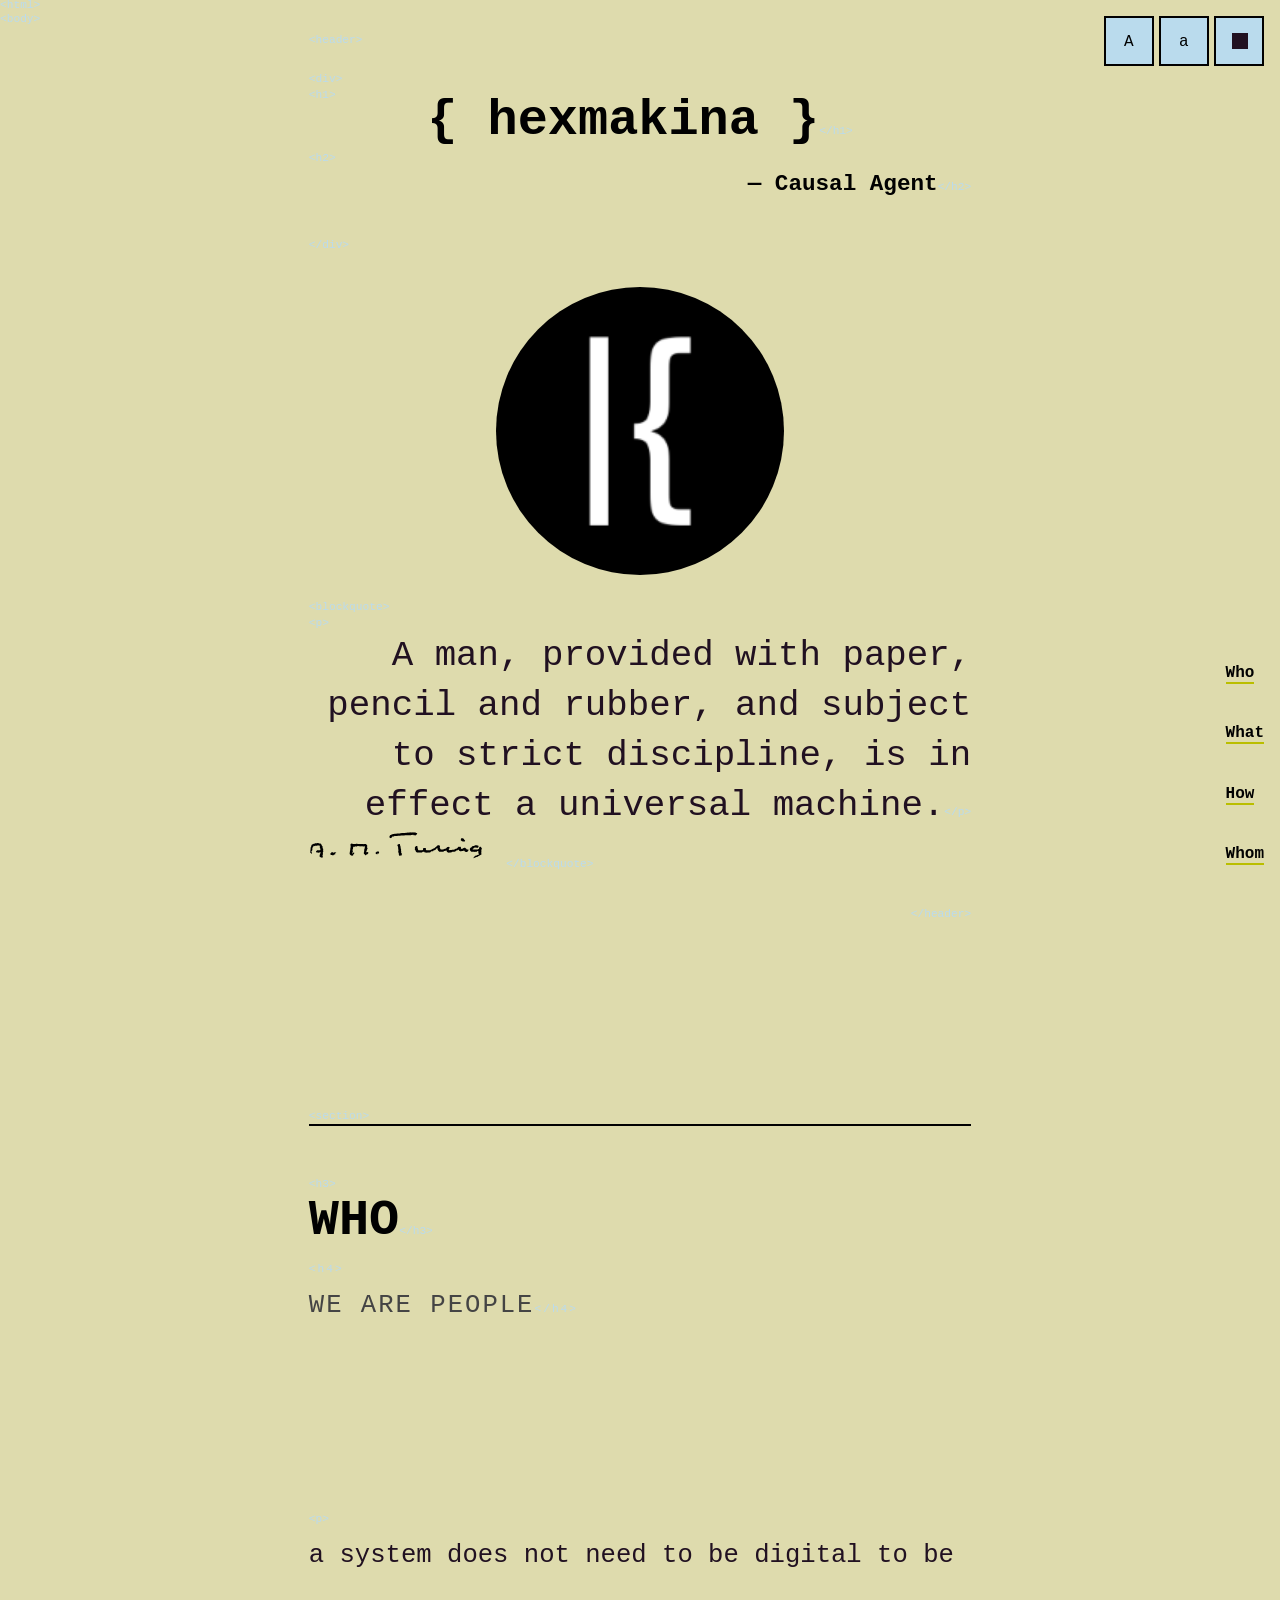
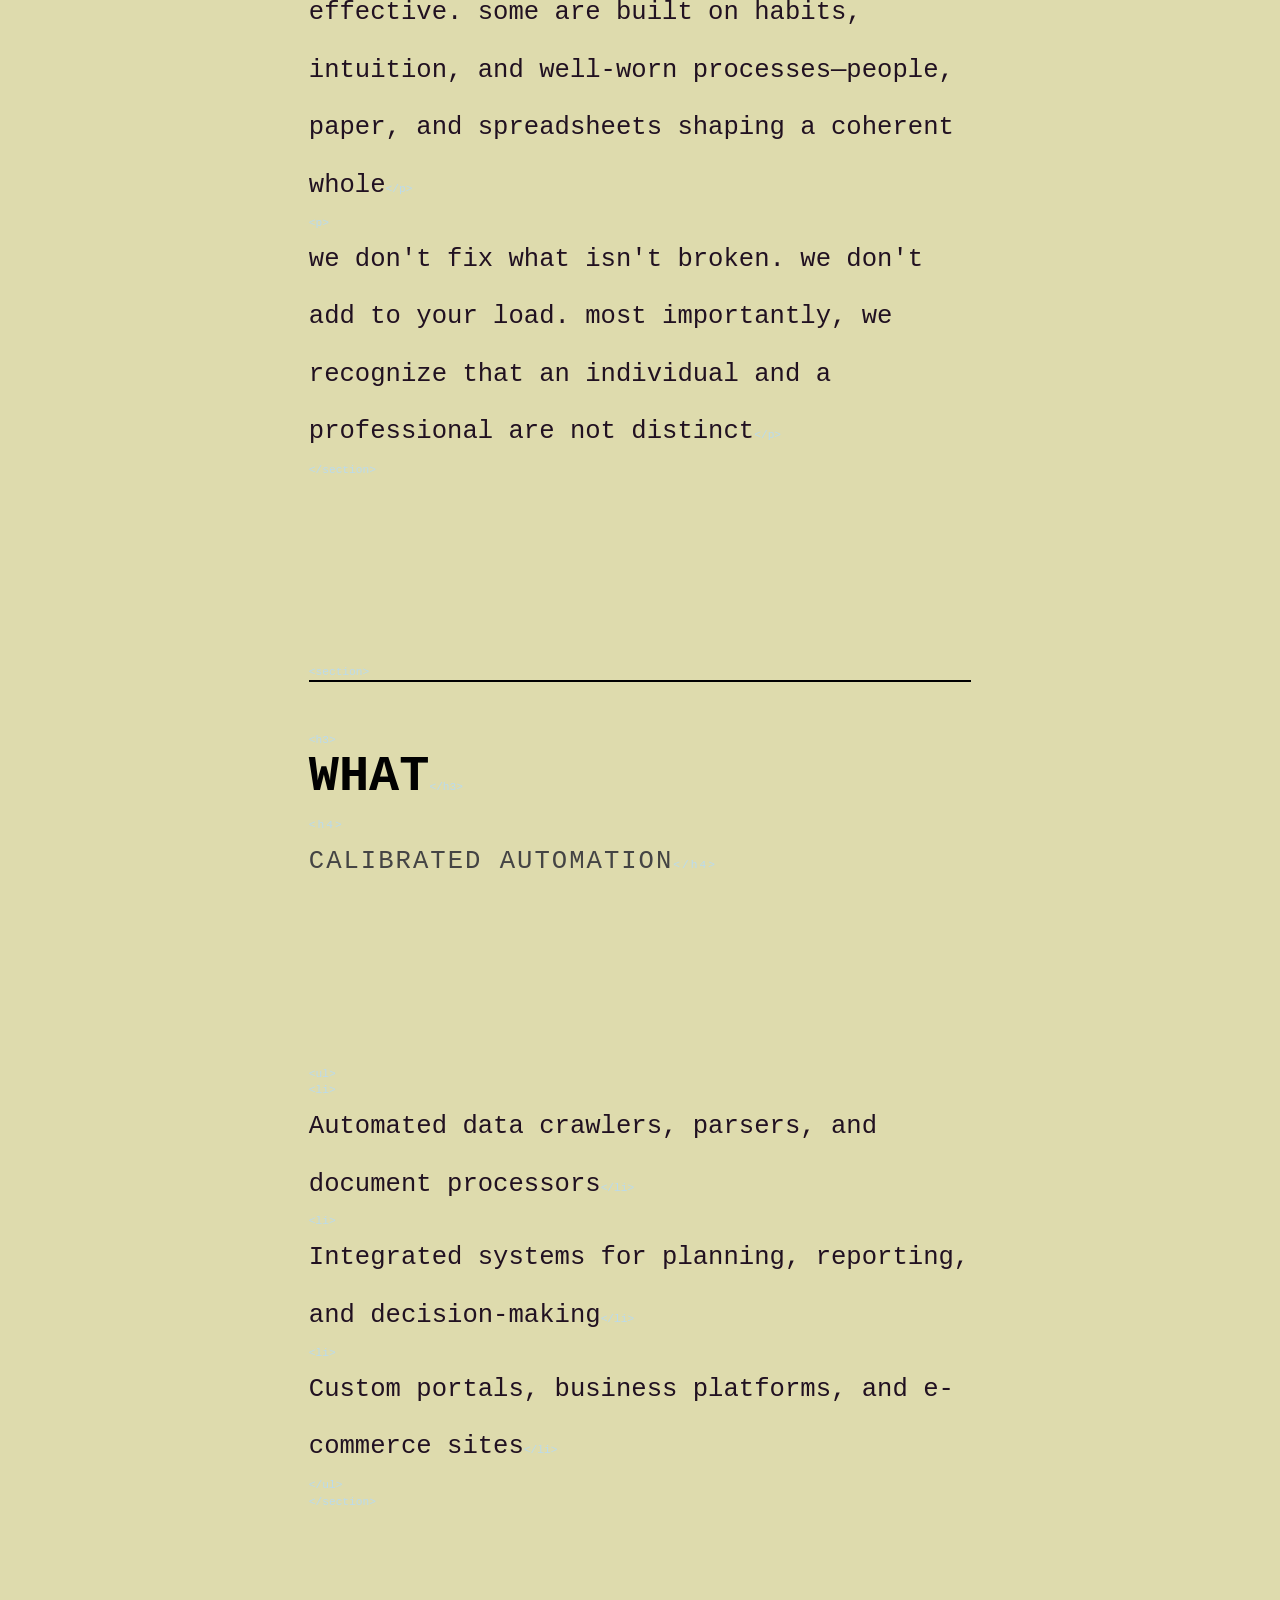
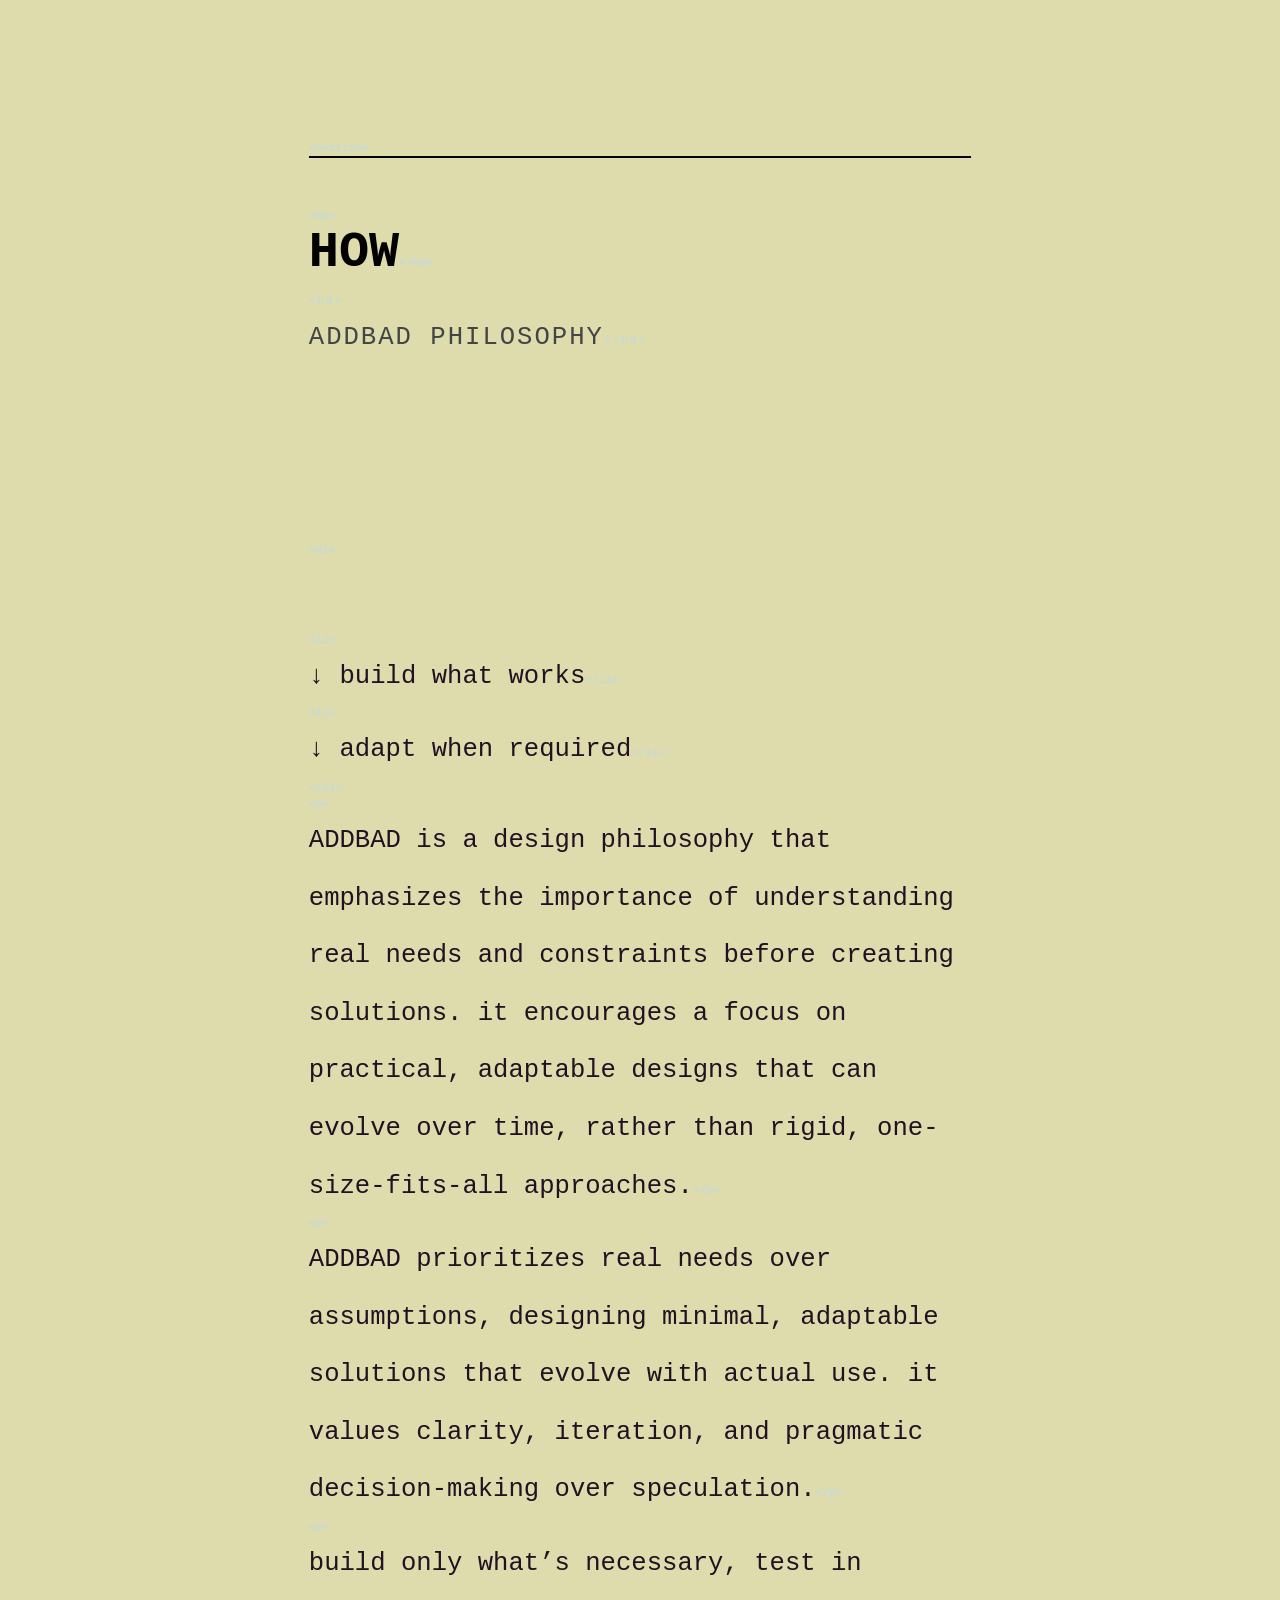
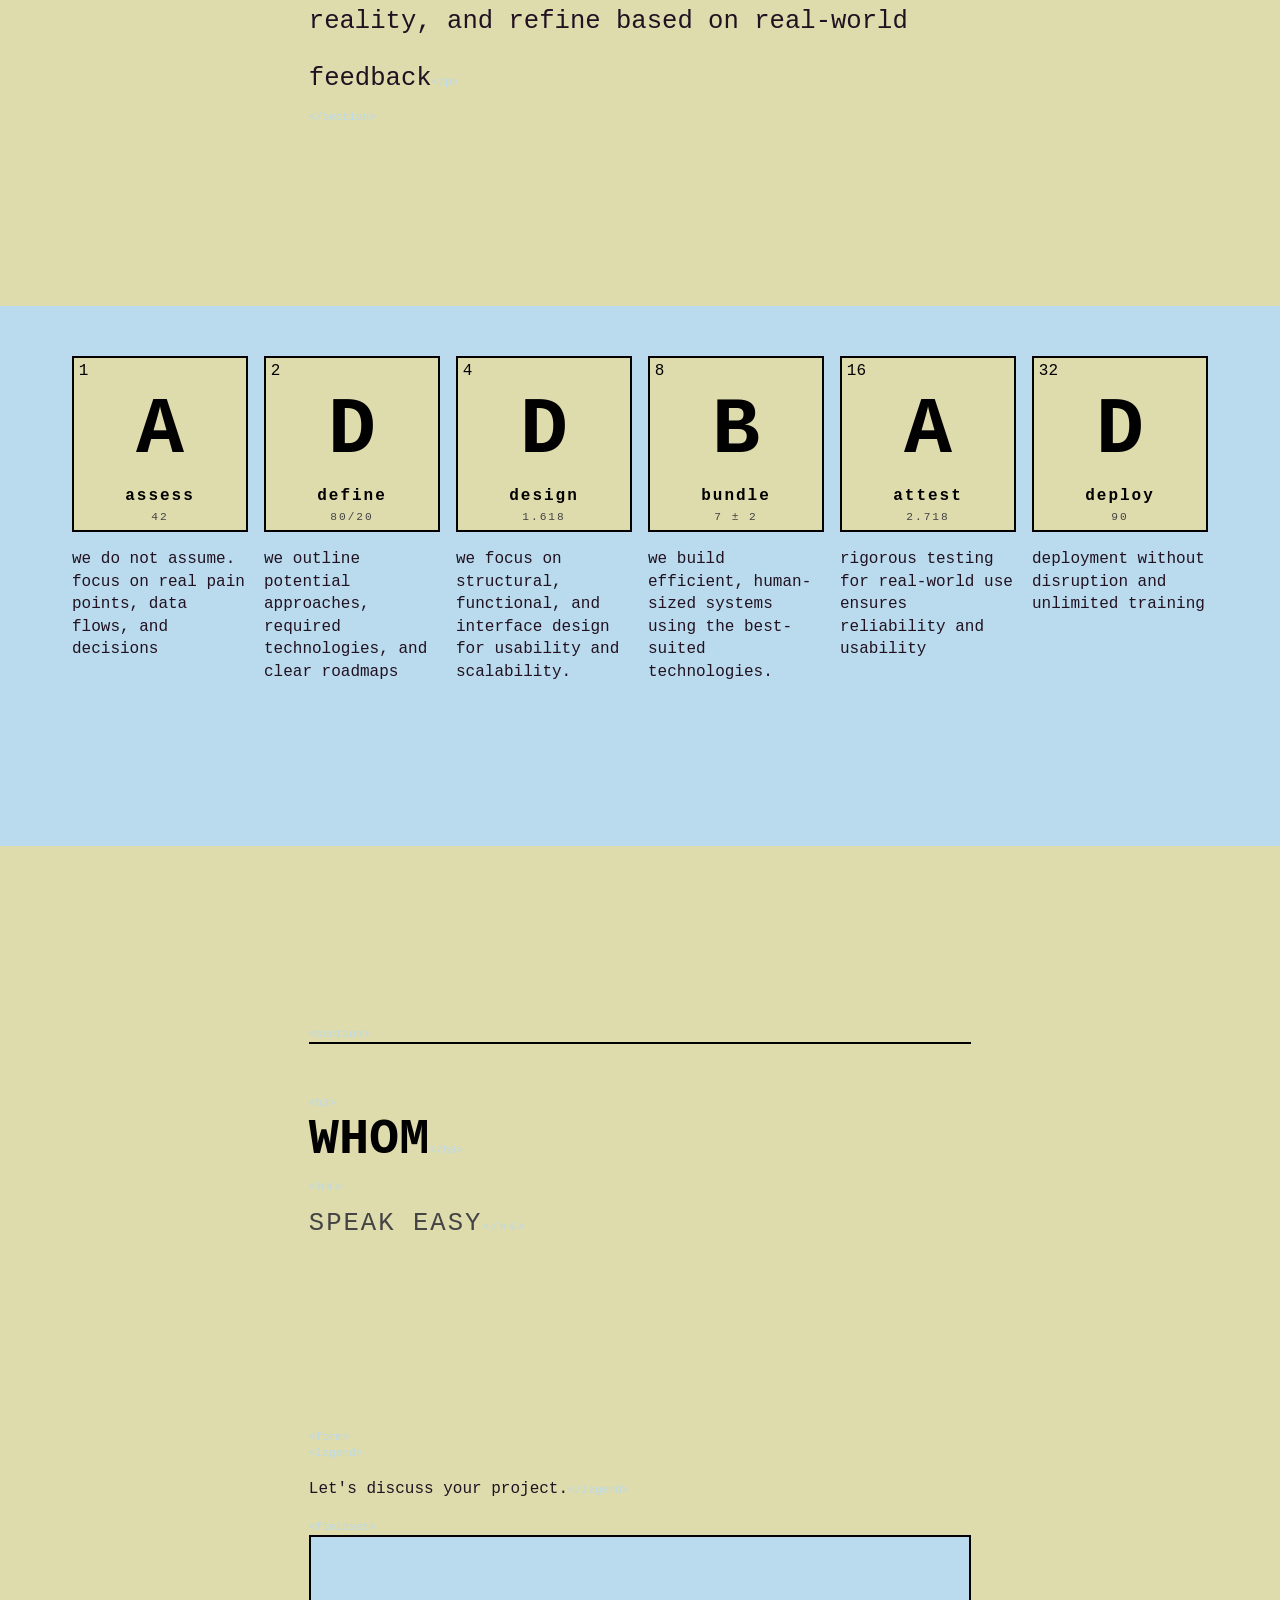
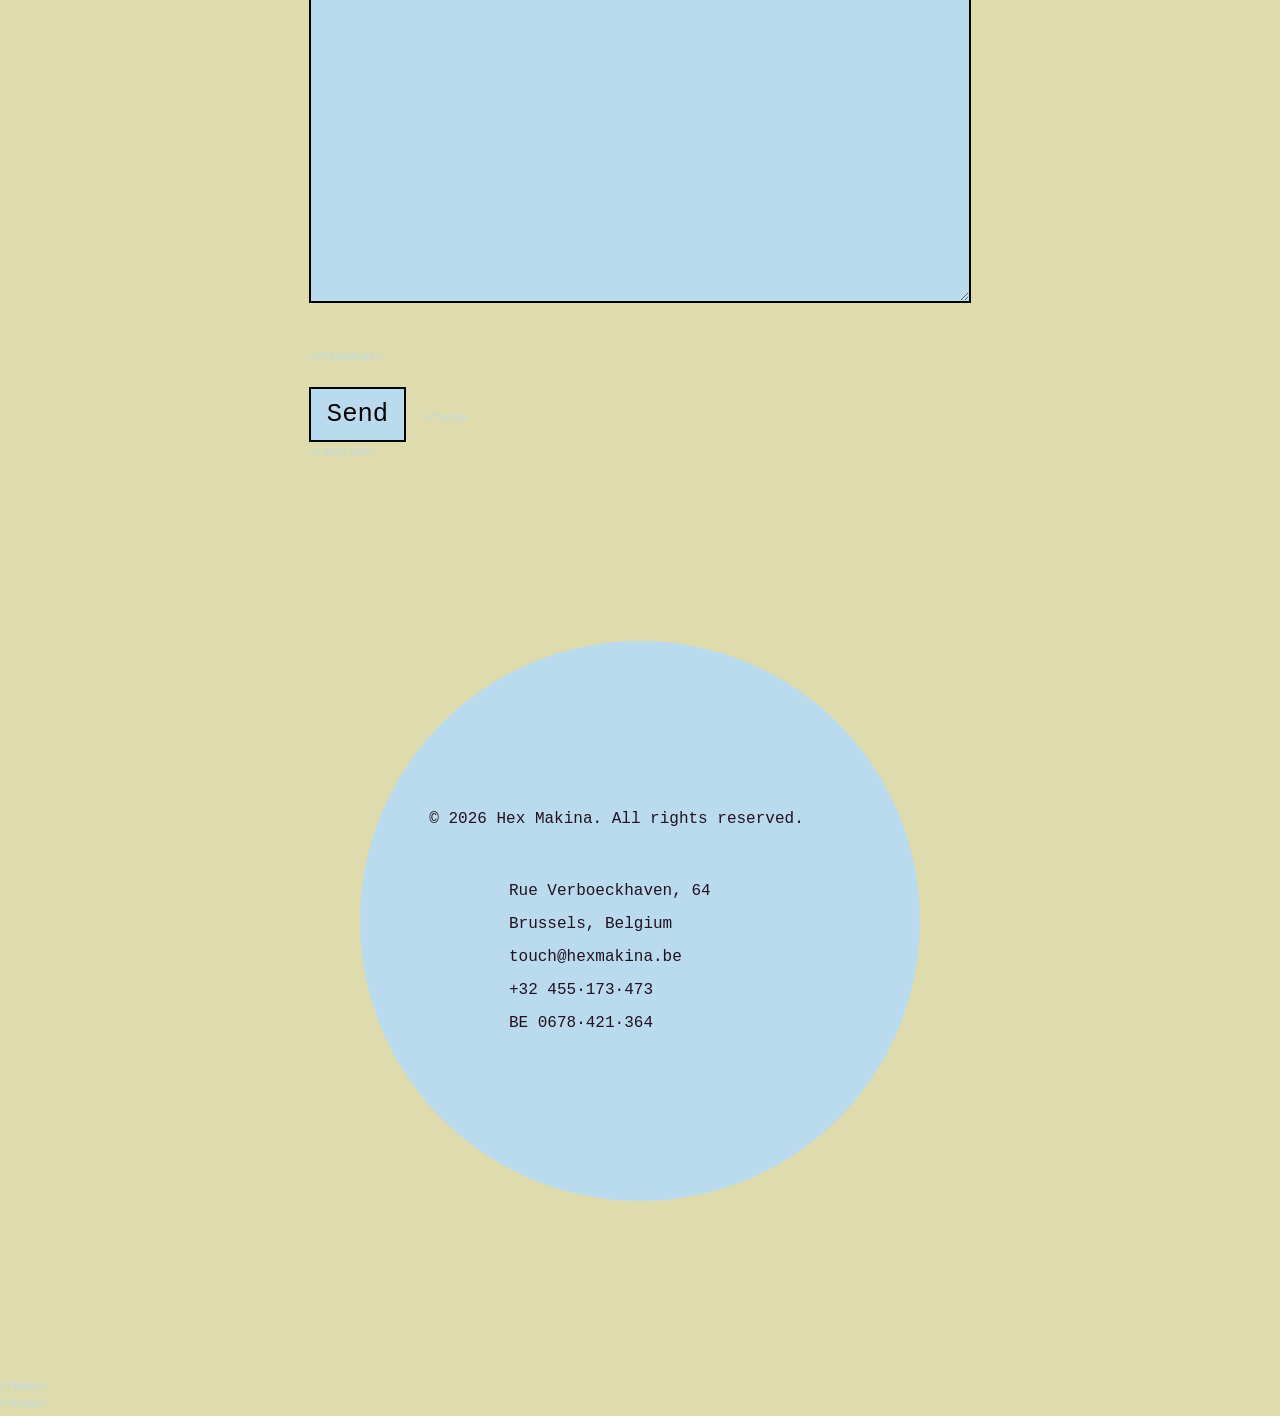
<file: index.html>
<!DOCTYPE html>
<html lang="en" dir="ltr">

<head>
  <meta charset="UTF-8">
  <!-- Essential meta tags -->
  <meta name="viewport" content="width=device-width, initial-scale=1.0">
  <meta name="author" content="HexMakina">
  <meta name="description"
    content="Hex Makina – Making systems work better with precision, adaptability, and craftsmanship.">
  <meta name="keywords" content="Hex Makina, automation, system design, software development, AI, technology">
  <meta name="robots" content="index,nofollow">
  <meta name="theme-color" content="#000000">

  <!-- SEO and social media meta tags -->
  <meta name="language" content="English">
  <meta name="revisit-after" content="7 days">
  <meta name="generator" content="HexMakina">
  <meta property="og:title" content="Hex Makina">
  <meta property="og:description" content="Making systems work better with precision, adaptability, and craftsmanship.">
  <meta property="og:type" content="website">
  <meta property="og:url" content="https://hexmakina.be">
  <meta property="og:image" content="https://hexmakina.be/android-chrome-512x512.png">
  <meta property="og:site_name" content="Hex Makina">
  <meta name="twitter:card" content="summary_large_image">
  <meta name="twitter:title" content="Hex Makina">
  <meta name="twitter:description"
    content="Making systems work better with precision, adaptability, and craftsmanship.">
  <meta name="twitter:image" content="https://hexmakina.be/android-chrome-512x512.png">

  <!-- Security and resource hints -->
  <meta http-equiv="X-UA-Compatible" content="IE=edge">
  <!-- Updated CSP to allow EmailJS -->
  <meta http-equiv="Content-Security-Policy"
    content="default-src 'self'; script-src 'self' 'unsafe-inline' https://cdn.jsdelivr.net https://code.responsivevoice.org; connect-src 'self' https://api.emailjs.com; img-src 'self' https:; style-src 'self' 'unsafe-inline'; form-action 'self'">

  <meta name="referrer" content="no-referrer-when-downgrade">
  <link rel="dns-prefetch" href="//hexmakina.be">
  <link rel="preconnect" href="https://hexmakina.be">

  <!-- Mobile app capabilities -->
  <meta name="apple-mobile-web-app-capable" content="yes">
  <meta name="apple-mobile-web-app-status-bar-style" content="black">
  <meta name="apple-mobile-web-app-title" content="Hex Makina">
  <meta name="application-name" content="Hex Makina">
  <meta name="format-detection" content="telephone=no">

  <!-- Favicon and app icons -->
  <link rel="icon" href="favicon.ico" sizes="any">
  <link rel="apple-touch-icon-precomposed" href="apple-touch-icon.png">
  <link rel="mask-icon" href="safari-pinned-tab.svg" color="#000000">
  <link rel="icon" sizes="192x192" href="android-chrome-192x192.png">
  <link rel="icon" sizes="512x512" href="android-chrome-512x512.png">
  <link rel="icon" sizes="16x16" href="favicon-16x16.png">
  <link rel="icon" sizes="32x32" href="favicon-32x32.png">

  <link rel="apple-touch-icon" href="apple-touch-icon.png">
  <link rel="manifest" href="manifest.json">

  <title>Hex Makina</title>
  <link rel="stylesheet" href="./public/hexmakina.css">
  <link rel="stylesheet" href="./public/cicero.css">
</head>

<body>
  <header>
    <div>
      <h1>{ hexmakina }</h1>
      <h2>&mdash; Causal Agent</h2>
    </div>

    <img src="android-chrome-192x192.png" srcset="android-chrome-192x192.png 1x, android-chrome-512x512.png 2x"
      alt="Hex Makina logo">

    <blockquote cite="https://en.wikipedia.org/wiki/Alan_Turing" title="Alan Turing" lang="en" dir="ltr">
      <p>A man, provided with paper, pencil and rubber, and subject to strict discipline, is in effect a universal
        machine.</p>
      <img src="public/Alan_Turing_signature.svg" alt="signature of Alan Mathison Turing" width="200" />
    </blockquote>
  </header>

  <nav data-not-exposed>
    <ul>
      <li><a href="#who" class="active">Who</a></li>
      <li><a href="#what" class="">What</a></li>
      <li><a href="#how" class="">How</a></li>
      <li><a href="#whom">Whom</a></li>
    </ul>
  </nav>

  <section id="who">
    <h3>Who</h3>
    <h4>We are people</h4>

    <p>a system does not need to be digital to be effective. some are built on habits, intuition, and well-worn
      processes—people, paper, and spreadsheets shaping a coherent whole</p>
    <p>we don't fix what isn't broken. we don't add to your load. most importantly, we recognize that an
      individual and a professional are not distinct</p>
  </section>

  <section id="what">
    <h3>What</h3>
    <h4>Calibrated automation</h4>
    <ul>
      <li>Automated data crawlers, parsers, and document processors</li>
      <li>Integrated systems for planning, reporting, and decision-making</li>
      <li>Custom portals, business platforms, and e-commerce sites</li>
    </ul>
  </section>

  <section id="how">
    <h3>How</h3>
    <h4>ADDBAD philosophy</h4>

    <ol>
      <li>&#8595; design what you need</li>
      <li>&#8595; build what works</li>
      <li>&#8595; adapt when required</li>
    </ol>
    <p>ADDBAD is a design philosophy that emphasizes the importance of understanding real needs and constraints
      before creating solutions. it encourages a focus on practical, adaptable designs that can evolve over time,
      rather than rigid, one-size-fits-all approaches.</p>

    <p>ADDBAD prioritizes real needs over assumptions, designing minimal, adaptable solutions that evolve with actual
      use. it values clarity, iteration, and pragmatic decision-making over speculation.</p>
    <p>build only what’s necessary, test in reality, and refine based on real-world feedback</p>
  </section>

  <div data-not-exposed>
    <article>
      <h4 data-not-exposed><span>1</span>
        <strong>A</strong>
        <em>assess<span>42</span></em>
      </h4>
      <p>we do not assume. focus on real pain points, data flows, and decisions</p>
    </article>

    <article>
      <h4 data-not-exposed><span>2</span>
        <strong>D</strong>
        <em>define<span>80/20</span></em>
      </h4>
      <p>we outline potential approaches, required technologies, and clear roadmaps</p>
    </article>

    <article>
      <h4 data-not-exposed><span>4</span>
        <strong>D</strong>
        <em>design<span>1.618</span></em>
      </h4>
      <p>we focus on structural, functional, and interface design for usability and scalability.</p>
    </article>

    <article>
      <h4 data-not-exposed><span>8</span>
        <strong>B</strong>
        <em>bundle<span>7 ± 2</span></em>
      </h4>
      <p>we build efficient, human-sized systems using the best-suited technologies.</p>
    </article>

    <article>
      <h4 data-not-exposed>
        <span>16</span>
        <strong>A</strong>
        <em>attest<span>2.718</span></em>
      </h4>
      <p>rigorous testing for real-world use ensures reliability and usability</p>
    </article>

    <article>
      <h4 data-not-exposed><span>32</span><strong>D</strong><em>Deploy<span>90</span></em></h4>
      <p>deployment without disruption and unlimited training</p>
    </article>
  </div>

  <section id="whom">
    <h3>Whom</h3>
    <h4>speak easy</h4>

    <form role="form" id="touch">
      <fieldset>
        <legend>Let's discuss your project.</legend>
        <label for="message">Message:</label>
        <textarea id="message" name="message" required></textarea>
      </fieldset>
      <button data-not-exposed type="submit">Send</button>
    </form>

  </section>

  <footer>
    <span>&copy; 2026 Hex Makina. All rights reserved.</span>
    <address>
      <strong>Rue Verboeckhaven, 64</strong>
      <strong>Brussels, Belgium</strong>
      <strong>touch@hexmakina.be</strong>
      <strong>+32 455&middot;173&middot;473</strong>
      <strong>BE 0678&middot;421&middot;364</strong>
    </address>
  </footer>

  <template id="accessibility_controls">
    <div class="accessibility-controls" role="toolbar" aria-label="Accessibility Controls" data-not-exposed>
      <button data-fx="font-size font-larger" aria-label="Increase font size" type="button">
        <span aria-hidden="true">A</span>
      </button>
      <button data-fx="font-size font-smaller" aria-label="Decrease font size" type="button">
        <span aria-hidden="true">a</span>
      </button>
      <button data-fx="dark-mode" aria-label="Toggle dark mode" type="button">
        <span aria-hidden="true"></span>
      </button>
    </div>
  </template>

  <template id="announcer_template">
    <div id="announcer" class="visually-hidden" aria-live="polite" aria-atomic="true"></div>
  </template>

  <template id="cicero-templates">
    <!-- Read Button Template -->
    <button id="cicero-button" class="cicero-btn" aria-label="Read this content aloud">
      🔊 Read Aloud
    </button>

    <!-- Stop Button Template -->
    <div id="cicero-stop" class="cicero-stop">
      <button class="cicero-stop-btn" aria-label="Stop reading aloud">
        ⏹️ Stop Reading
      </button>
    </div>

    <!-- Settings Panel Template -->
    <div id="cicero-settings" class="cicero-settings-container">
      <button class="cicero-settings-toggle" aria-label="Cicero Settings">
        ⚙️
      </button>

      <div class="cicero-settings-panel">
        <h3 class="cicero-settings-title">Reader Settings</h3>

        <div class="cicero-setting-item">
          <label for="cicero-voice-select">Voice:</label>
          <select id="cicero-voice-select" class="cicero-select"></select>
        </div>

        <div class="cicero-setting-item">
          <label for="cicero-rate-slider">
            Speed: <span id="cicero-rate-value">1</span>
          </label>
          <input type="range" id="cicero-rate-slider" class="cicero-slider" min="0.5" max="2" step="0.1" value="1">
        </div>

        <div class="cicero-setting-item">
          <label for="cicero-pitch-slider">
            Pitch: <span id="cicero-pitch-value">1</span>
          </label>
          <input type="range" id="cicero-pitch-slider" class="cicero-slider" min="0.5" max="2" step="0.1" value="1">
        </div>

        <div class="cicero-setting-item">
          <label for="cicero-volume-slider">
            Volume: <span id="cicero-volume-value">1</span>
          </label>
          <input type="range" id="cicero-volume-slider" class="cicero-slider" min="0" max="1" step="0.1" value="1">
        </div>
      </div>
    </div>

    <!-- Feedback Message Template -->
    <div id="cicero-feedback" class="cicero-feedback">
      Message text here
    </div>
  </template>
  <script type="module">
    // Updated script for index.html
    import Kortex from './public/kortex.js';
    import Ally from './public/ally.js';

    // Initialize on DOM ready
    document.addEventListener('DOMContentLoaded', () => {
      // Initialize Kortex
      window.kortex = new Kortex();
      window.kortex.init();

      // Load Ally directly since it's now a proper import
      window.ally = new Ally(window.kortex);

      // Dynamically load cicero.js and initialize Cicero once it's loaded
      // (function () {
      //   const script = document.createElement('script');
      //   script.src = './public/cicero.js';
      //   script.onload = function () {
      //     window.cicero = Cicero.create({
      //       selector: 'section', // Selector for the content sections
      //       rate: 1.1, // Speech rate (0.5-2.0)
      //       pitch: 1, // Speech pitch (0.5-2.0)
      //       volume: 0.9, // Speech volume (0-1.0)
      //     });
      //   };
      //   document.head.appendChild(script);
      // })();
    });
  </script>
  <script src="https://code.responsivevoice.org/responsivevoice.js?key=PkSxILIk"></script>
</body>

</html>
</file>
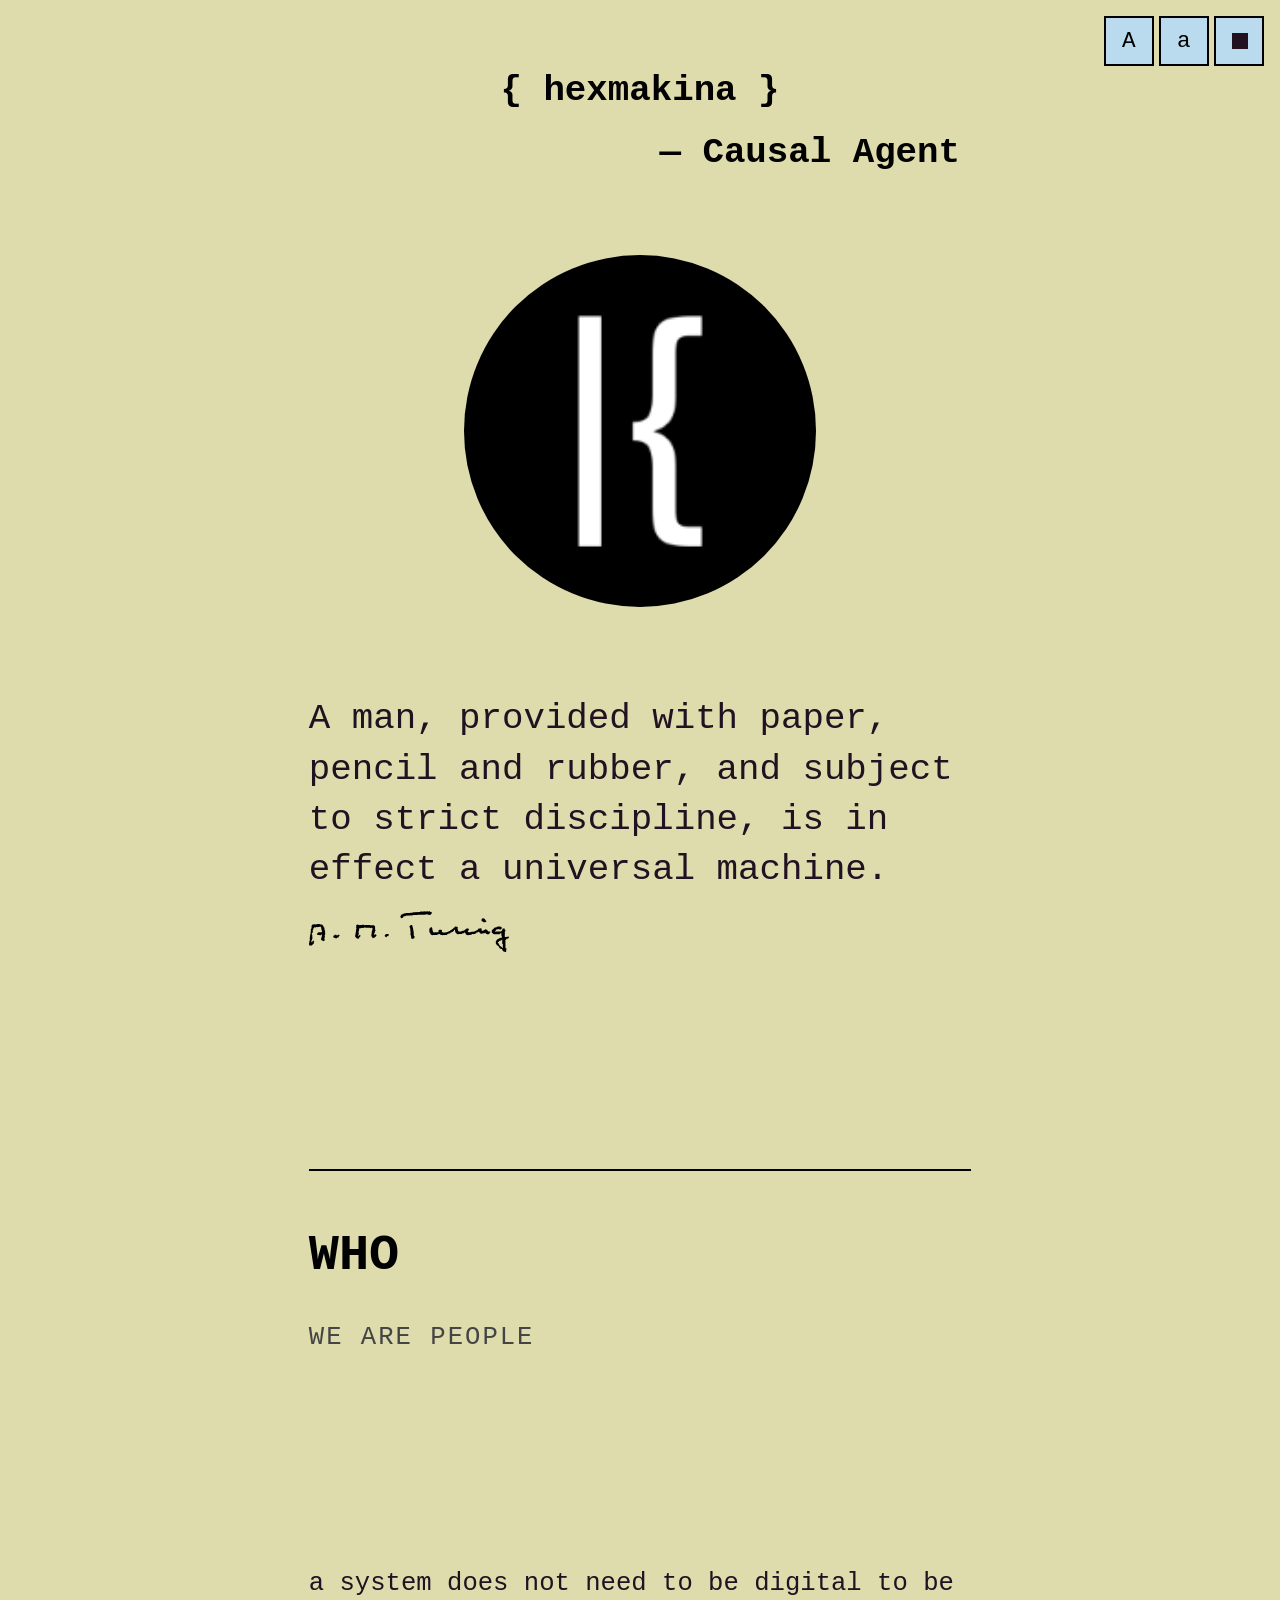
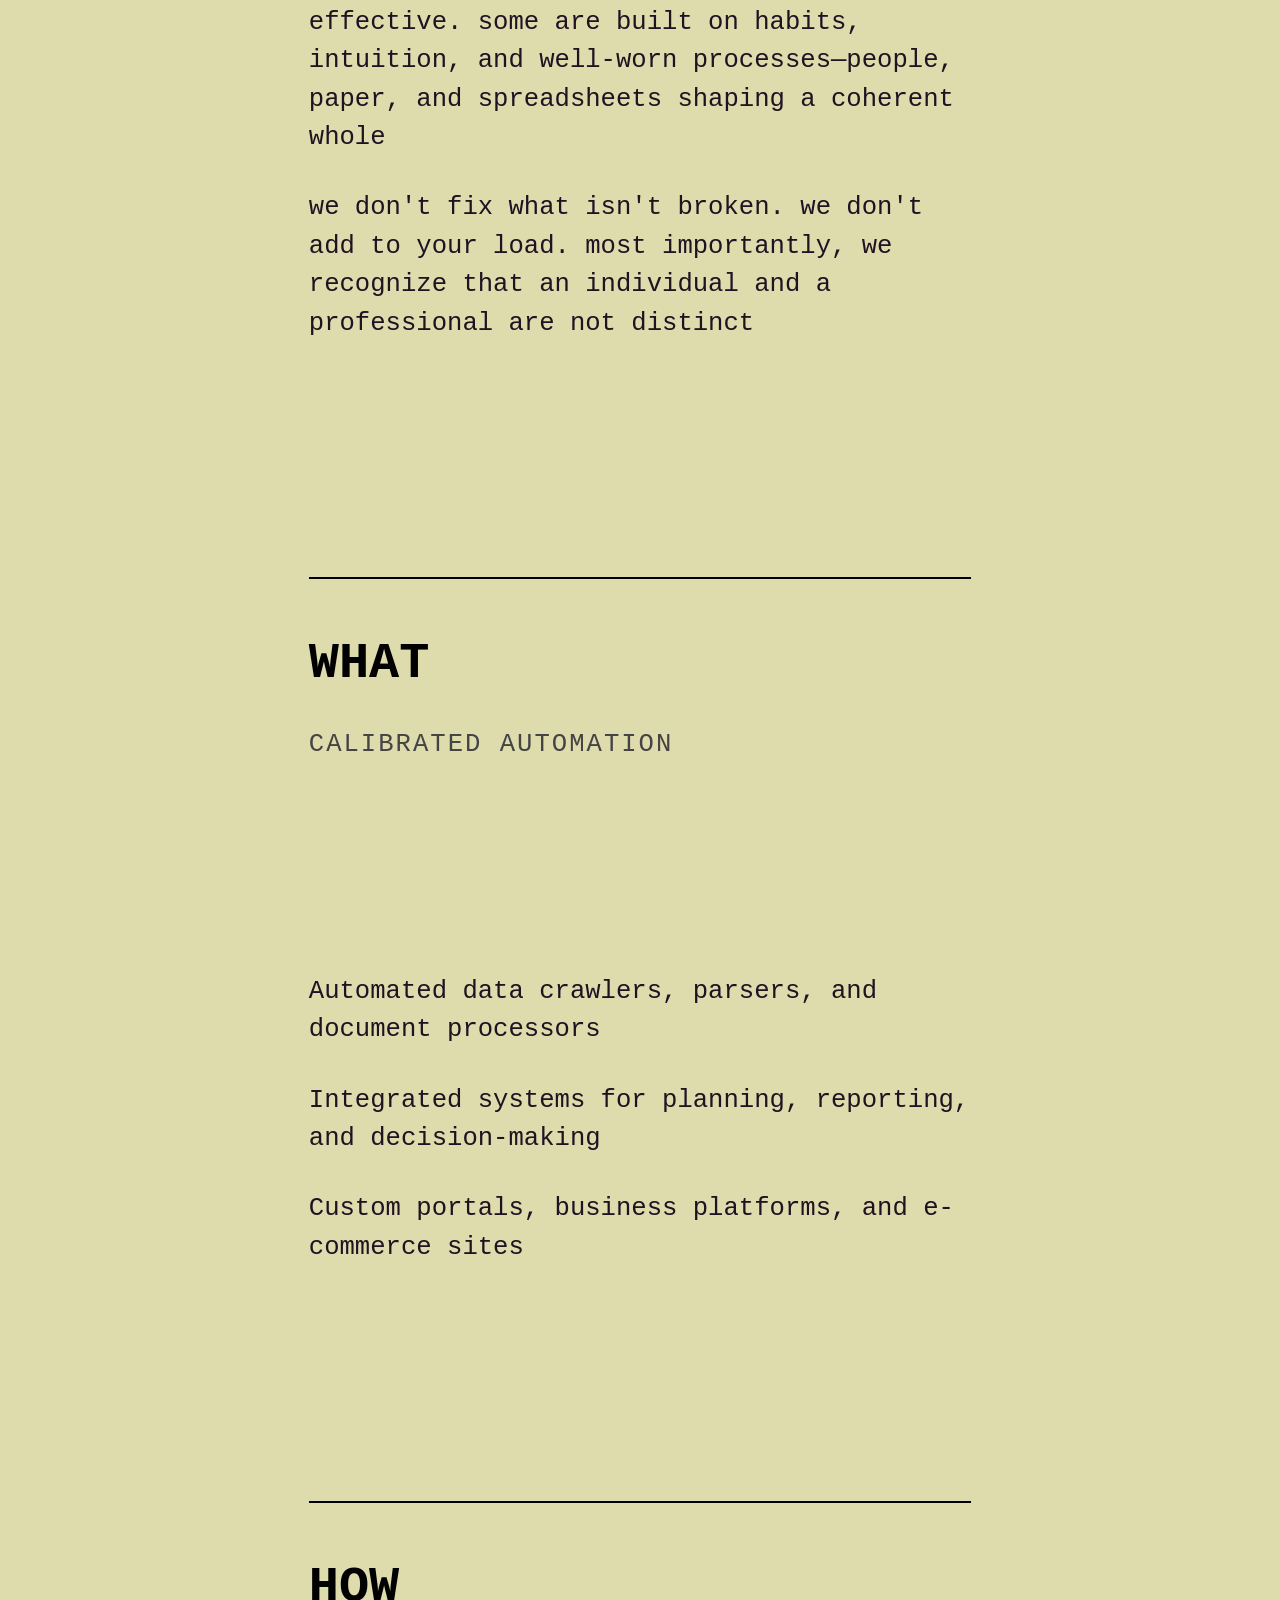
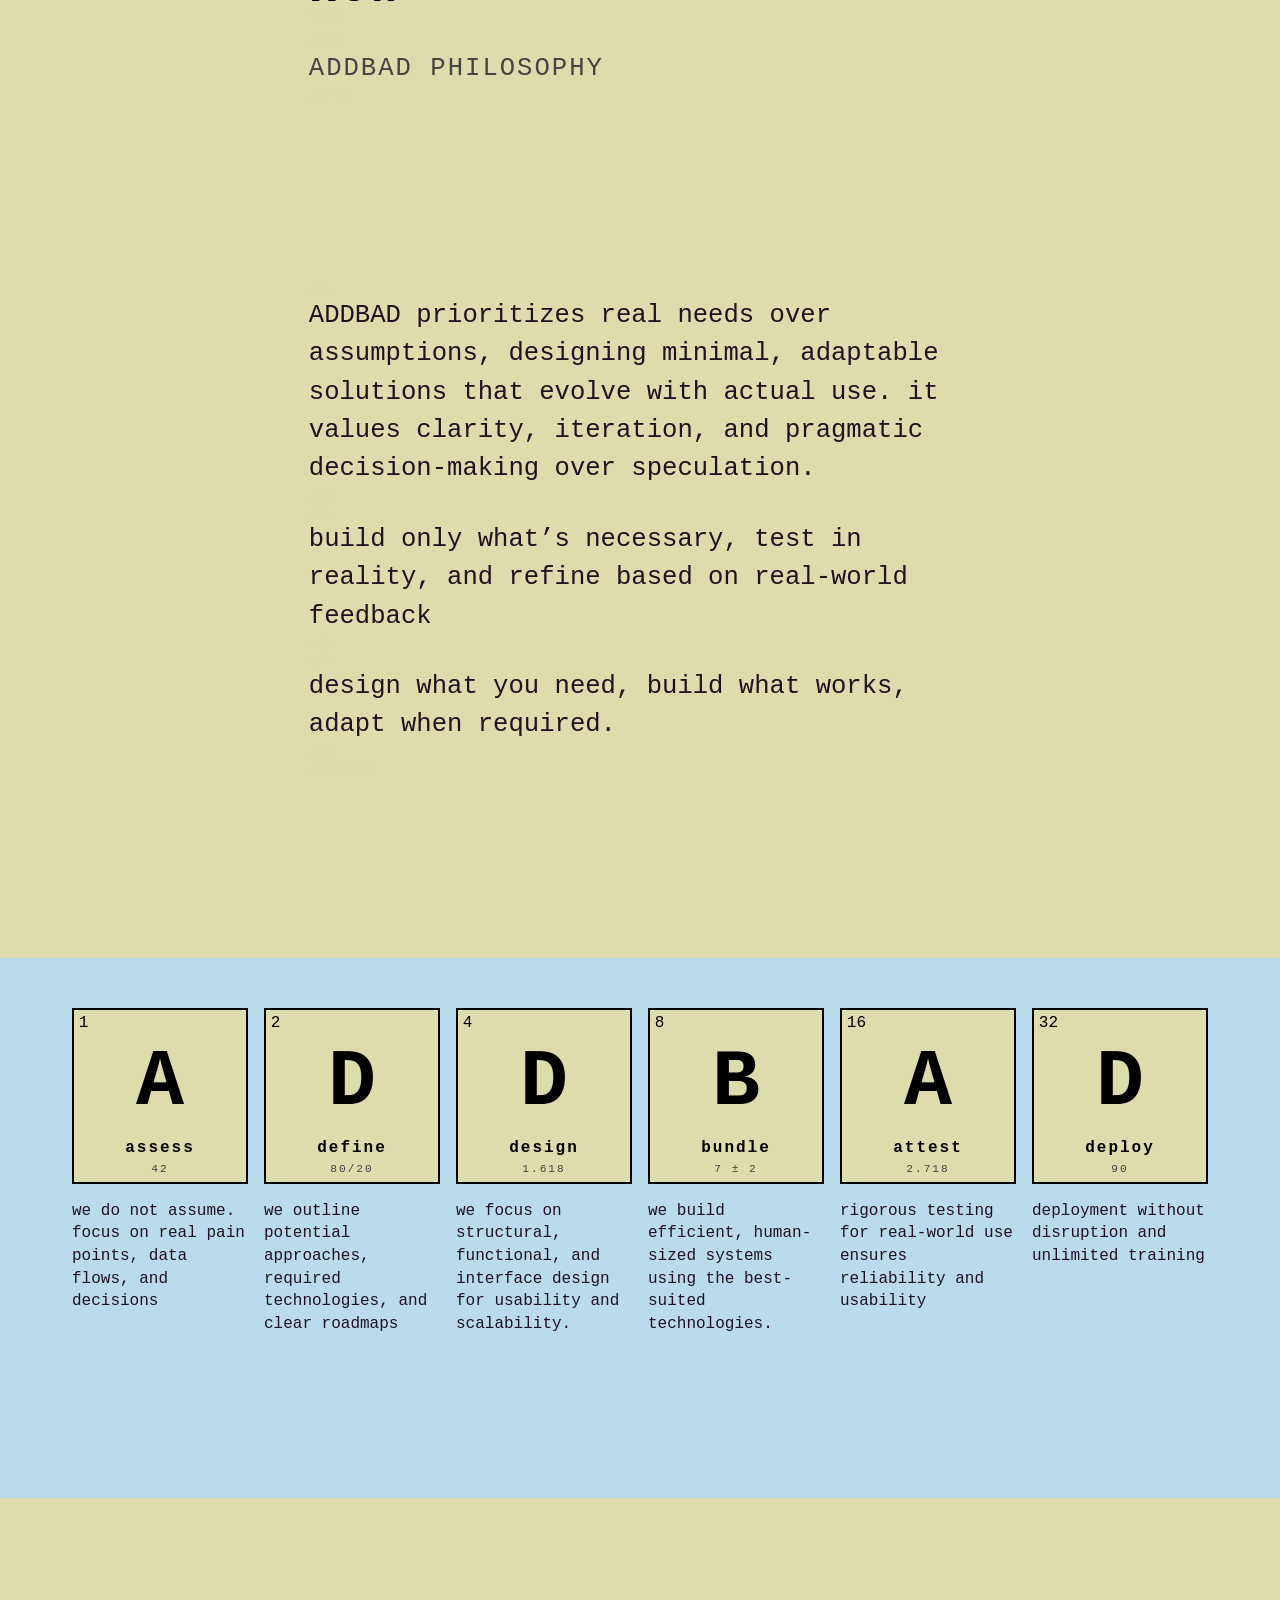
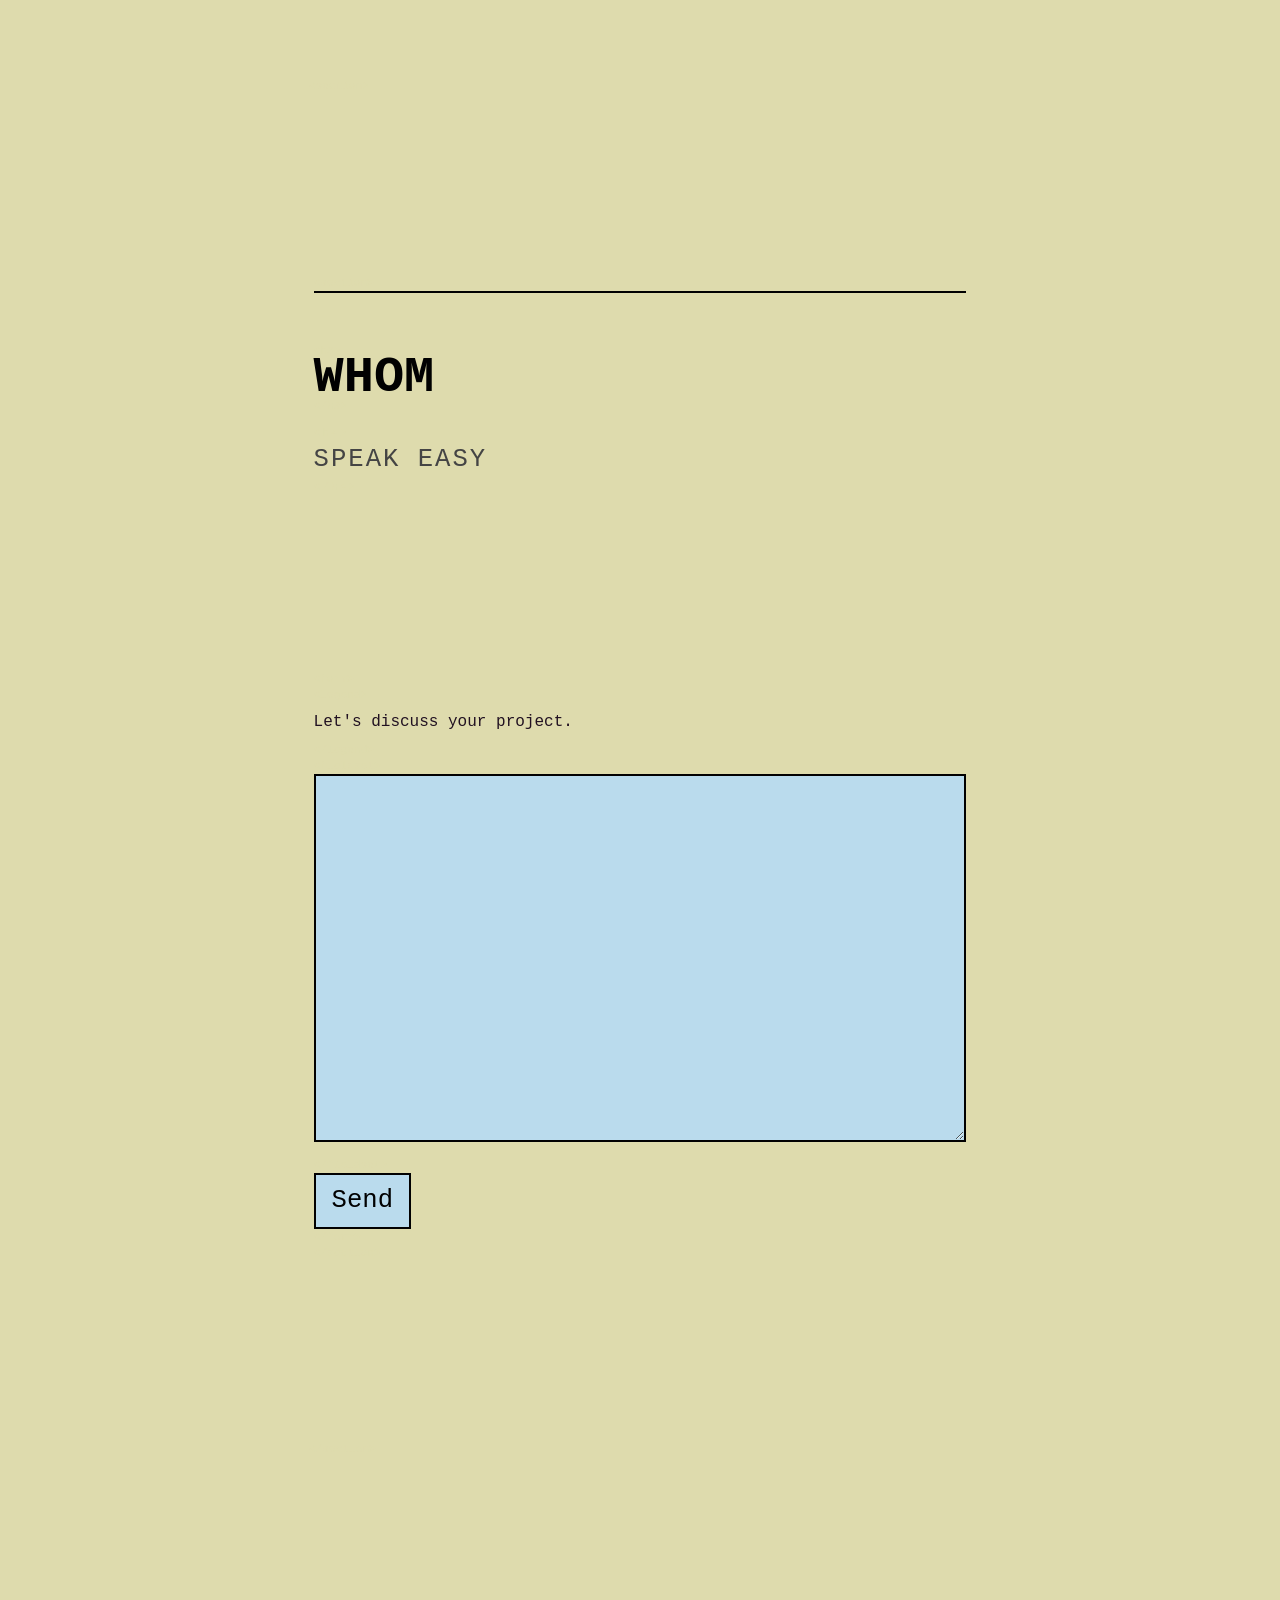
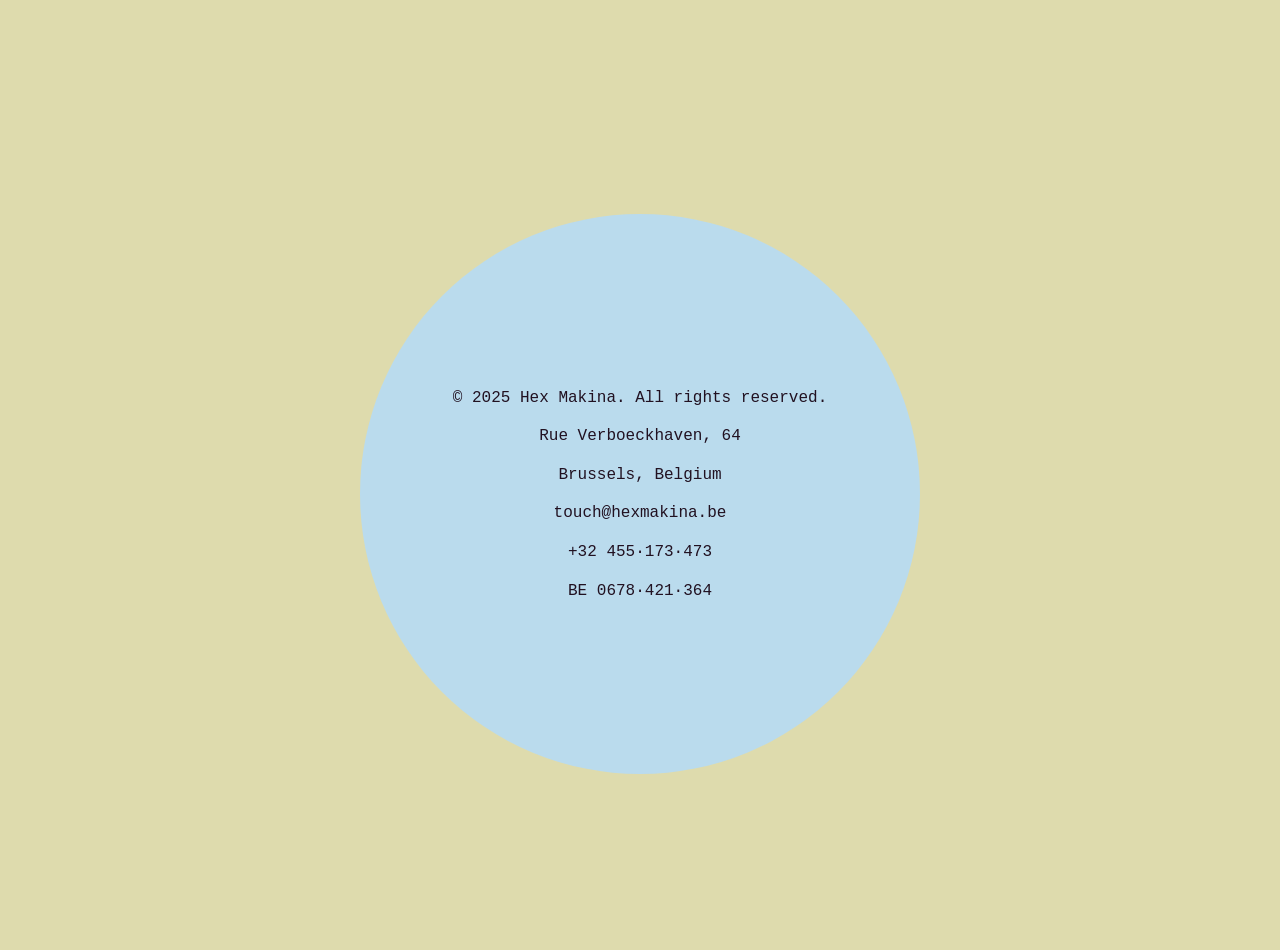
<file: htdocs/index.html>
<!DOCTYPE html>
<html lang="en" dir="ltr">

<head>
  <meta charset="UTF-8">
  <!-- Essential meta tags -->
  <meta name="viewport" content="width=device-width, initial-scale=1.0">
  <meta name="author" content="HexMakina">
  <meta name="description"
    content="Hex Makina – Making systems work better with precision, adaptability, and craftsmanship.">
  <meta name="keywords" content="Hex Makina, automation, system design, software development, AI, technology">
  <meta name="robots" content="index,nofollow">
  <meta name="theme-color" content="#000000">

  <!-- SEO and social media meta tags -->
  <meta name="language" content="English">
  <meta name="revisit-after" content="7 days">
  <meta name="generator" content="HexMakina">
  <meta property="og:title" content="Hex Makina">
  <meta property="og:description" content="Making systems work better with precision, adaptability, and craftsmanship.">
  <meta property="og:type" content="website">
  <meta property="og:url" content="https://hexmakina.be">
  <meta property="og:image" content="https://hexmakina.be/android-chrome-512x512.png">
  <meta property="og:site_name" content="Hex Makina">
  <meta name="twitter:card" content="summary_large_image">
  <meta name="twitter:title" content="Hex Makina">
  <meta name="twitter:description"
    content="Making systems work better with precision, adaptability, and craftsmanship.">
  <meta name="twitter:image" content="https://hexmakina.be/android-chrome-512x512.png">

  <!-- Security and resource hints -->
  <meta http-equiv="X-UA-Compatible" content="IE=edge">
  <meta http-equiv="Content-Security-Policy" content="default-src 'self'; img-src 'self' https:; style-src 'self'">
  <meta name="referrer" content="no-referrer-when-downgrade">
  <link rel="dns-prefetch" href="//hexmakina.be">
  <link rel="preconnect" href="https://hexmakina.be">

  <!-- Mobile app capabilities -->
  <meta name="apple-mobile-web-app-capable" content="yes">
  <meta name="apple-mobile-web-app-status-bar-style" content="black">
  <meta name="apple-mobile-web-app-title" content="Hex Makina">
  <meta name="application-name" content="Hex Makina">
  <meta name="format-detection" content="telephone=no">

  <!-- Favicon and app icons -->
  <link rel="icon" href="favicon.ico" sizes="any">
  <link rel="icon" href="icon.svg" type="image/svg+xml">
  <link rel="apple-touch-icon" href="apple-touch-icon.png">
  <link rel="manifest" href="manifest.json">

  <title>Hex Makina</title>
  <link rel="stylesheet" href="./_ui/hexmakina.css">
</head>

<body>
  <header>
    <h1>{ hexmakina }</h1>
    <h2>&mdash; Causal Agent</h2>
  </header>

  <main>
    <img src="android-chrome-192x192.png" srcset="android-chrome-192x192.png 1x, android-chrome-512x512.png 2x"
      alt="Hex Makina logo">

    <blockquote cite="https://en.wikipedia.org/wiki/Alan_Turing" title="Alan Turing" lang="en" dir="ltr">
      <p>A man, provided with paper, pencil and rubber, and subject to strict discipline, is in effect a universal
        machine.</p>
      <img src="_ui/Alan_Turing_signature.svg" alt="signature of Alan Mathison Turing" width="200" />
    </blockquote>

    <section>
      <h3>Who</h3>
      <h4>We are people</h4>

      <p>a system does not need to be digital to be effective. some are built on habits, intuition, and well-worn
        processes—people, paper, and spreadsheets shaping a coherent whole</p>
      <p>we don't fix what isn't broken. we don't add to your load. most importantly, we recognize that an
        individual and a professional are not distinct</p>
    </section>

    <section>
      <h3>What</h3>
      <h4>Calibrated automation</h4>
      <ul>
        <li>Automated data crawlers, parsers, and document processors</li>
        <li>Integrated systems for planning, reporting, and decision-making</li>
        <li>Custom portals, business platforms, and e-commerce sites</li>
      </ul>
    </section>

    <section>
      <h3>How</h3>
      <h4>ADDBAD philosophy</h4>
      <p>ADDBAD prioritizes real needs over assumptions, designing minimal, adaptable solutions that evolve with actual
        use. it values clarity, iteration, and pragmatic decision-making over speculation.</p>
      <p>build only what’s necessary, test in reality, and refine based on real-world feedback</p>
      <p>design what you need,
        build what works, adapt when required.</p>
    </section>

    <div data-not-exposed>
      <article>
        <h4><span>1</span>
          <strong>A</strong>
          <em>assess<span>42</span></em>
        </h4>
        <p>we do not assume. focus on real pain points, data flows, and decisions</p>
      </article>

      <article>
        <h4><span>2</span>
          <strong>D</strong>
          <em>define<span>80/20</span></em>
        </h4>
        <p>we outline potential approaches, required technologies, and clear roadmaps</p>
      </article>

      <article>
        <h4><span>4</span>
          <strong>D</strong>
          <em>design<span>1.618</span></em>
        </h4>
        <p>we focus on structural, functional, and interface design for usability and scalability.</p>
      </article>

      <article>
        <h4><span>8</span>
          <strong>B</strong>
          <em>bundle<span>7 ± 2</span></em>
        </h4>
        <p>we build efficient, human-sized systems using the best-suited technologies.</p>
      </article>

      <article>
        <h4>
          <span>16</span>
          <strong>A</strong>
          <em>attest<span>2.718</span></em>
        </h4>
        <p>rigorous testing for real-world use ensures reliability and usability</p>
      </article>

      <article>
        <h4><span>32</span><strong>D</strong><em>Deploy<span>90</span></em></h4>
        <p>deployment without disruption and unlimited training</p>
      </article>
    </div>

    <section>
    <section>
      <h3>Whom</h3>
      <h4>speak easy</h4>

      <form>
        <fieldset>
          <legend>Let's discuss your project.</legend>
          <label for="message">Message:</label>
          <textarea id="message" name="message" required></textarea>
        </fieldset>
        <button type="submit">Send</button>
      </form>

    </section>
  </main>

  <footer>
    <span>&copy; 2025 Hex Makina. All rights reserved.</span>
    <address>
      <strong>Rue Verboeckhaven, 64</strong>
      <strong>Brussels, Belgium</strong>
      <strong>touch@hexmakina.be</strong>
      <strong>+32 455&middot;173&middot;473</strong>
      <strong>BE 0678&middot;421&middot;364</strong>
    </address>
  </footer>
  
  <!-- <nav role="navigation">
    <span data-function="font-larger">A</span>
    <span data-function="font-smaller">a</span>
    <span data-function="dark-mode"></span>
  </nav> -->

  <script src="./_ui/hexmakina.js"></script>

</body>
</html>
</file>
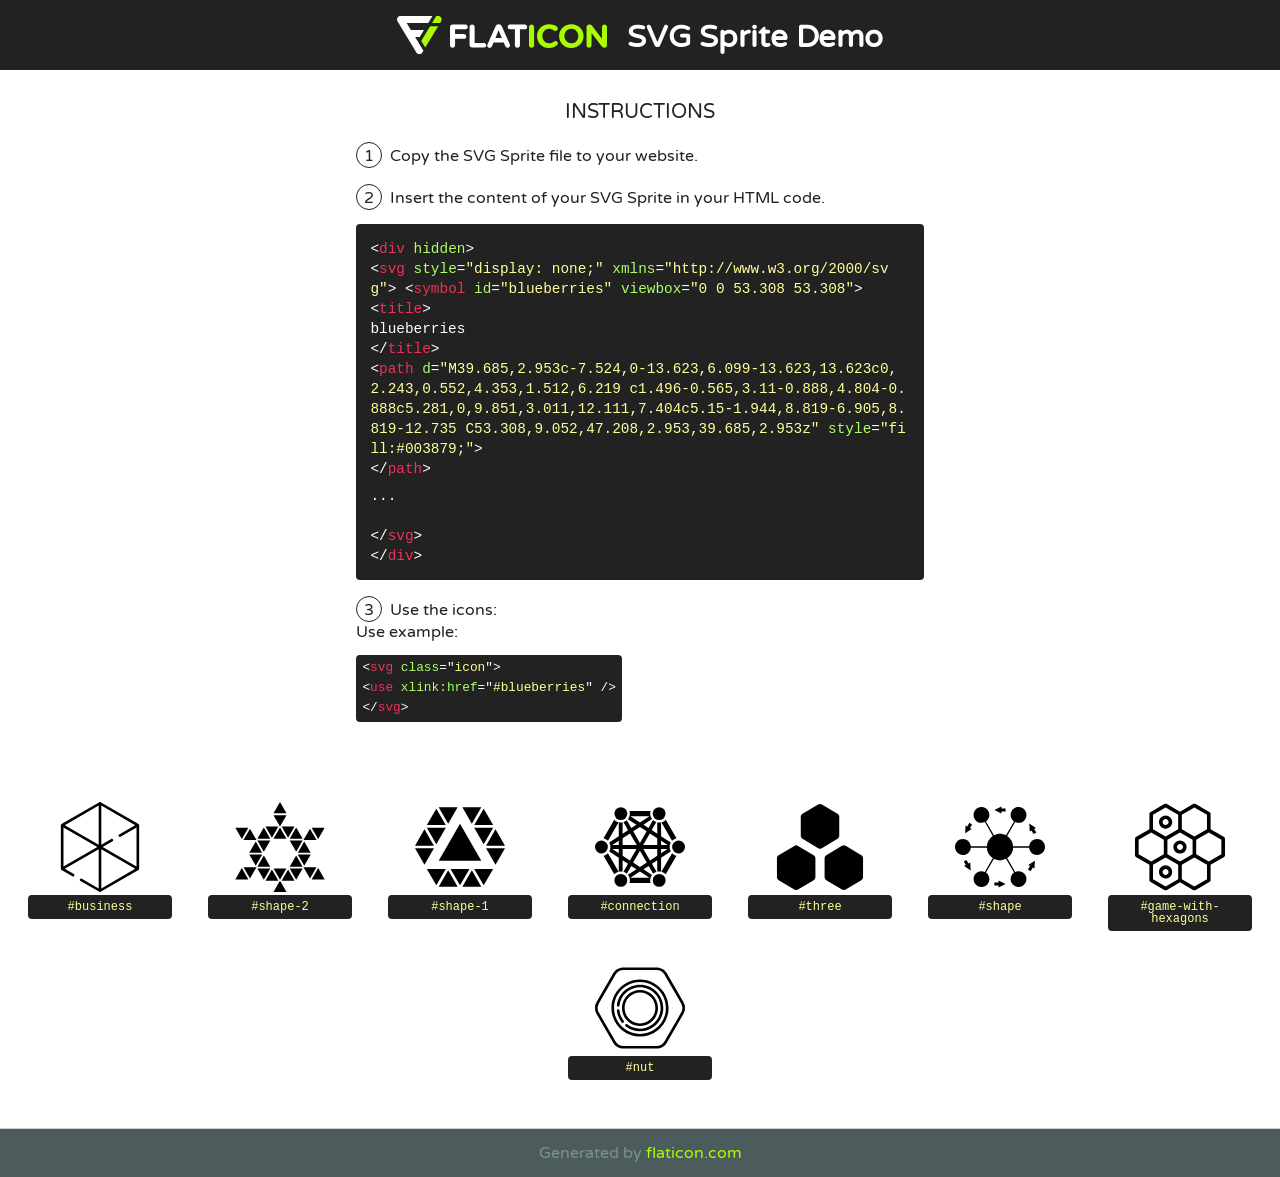
<file: materials/HEXPatterns/my-icons-collection/My icons collection-SVG-Sprites-Demo.html>
<!DOCTYPE html>
<!--
Flaticon SVG Sprite: My icons collectionCreation date: 08/02/2018 13:47-->
<html>
<!DOCTYPE html>
<html>
<head>
    <title>Flaticon SVG Sprite</title>
    <link href="http://fonts.googleapis.com/css?family=Varela+Round" rel="stylesheet" type="text/css"/>
    <meta charset="UTF-8">
    <style>
        html, body, div, span, applet, object, iframe,
        h1, h2, h3, h4, h5, h6, p, blockquote, pre,
        a, abbr, acronym, address, big, cite, code,
        del, dfn, em, img, ins, kbd, q, s, samp,
        small, strike, strong, sub, sup, tt, var,
        b, u, i, center,
        dl, dt, dd, ol, ul, li,
        fieldset, form, label, legend,
        table, caption, tbody, tfoot, thead, tr, th, td,
        article, aside, canvas, details, embed,
        figure, figcaption, footer, header, hgroup,
        menu, nav, output, ruby, section, summary,
        time, mark, audio, video {
            margin: 0;
            padding: 0;
            border: 0;
            font-size: 100%;
            font: inherit;
            vertical-align: baseline;
        }
        /* HTML5 display-role reset for older browsers */
        article, aside, details, figcaption, figure,
        footer, header, hgroup, menu, nav, section {
            display: block;
        }
        body {
            line-height: 1;
        }
        ol, ul {
            list-style: none;
        }
        blockquote, q {
            quotes: none;
        }
        blockquote:before, blockquote:after,
        q:before, q:after {
            content: '';
            content: none;
        }
        table {
            border-collapse: collapse;
            border-spacing: 0;
        }
        body {
            font-family: 'Varela Round', Helvetica, Arial, sans-serif;
            font-size: 16px;
            color: #222;
        }
        a {
            color: #333;
            border-bottom: 1px solid #a9fd00;
            font-weight: bold;
            text-decoration: none;
        }
        * {
            -moz-box-sizing: border-box;
            -webkit-box-sizing: border-box;
            box-sizing: border-box;
            margin: 0;
            padding: 0;
        }
        .glyph svg.icon {
            width: 90px;
            height: 90px
        }
        .wrapper {
            max-width: 600px;
            margin: auto;
            padding: 0 1em;
        }
        .title {
            font-size: 1.25em;
            text-align: center;
            margin-bottom: 1em;
            text-transform: uppercase;
        }
        header {
            text-align: center;
            background-color: #222;
            color: #fff;
            padding: 1em;
        }
        header .logo {
            width: 210px;
            height: 38px;
            display: inline-block;
            vertical-align: middle;
            margin-right: 1em;
            border: none;
        }
        header strong {
            font-size: 1.95em;
            font-weight: bold;
            vertical-align: middle;
            margin-top: 5px;
            display: inline-block;
        }
        .demo {
            margin: 2em auto;
            line-height: 1.25em;
        }
        .demo ul li {
            margin-bottom: 1em;
        }
        .demo ul li .num {
            color: #222;
            border-radius: 20px;
            display: inline-block;
            width: 26px;
            padding: 3px;
            height: 26px;
            text-align: center;
            margin-right: 0.5em;
            border: 1px solid #222;
        }
        .demo ul li code {
            background-color: #222;
            border-radius: 4px;
            padding: 0.25em 0.5em;
            display: inline-block;
            color: #fff;
            font-family: Consolas,Monaco,Lucida Console,Liberation Mono,DejaVu Sans Mono,Bitstream Vera Sans Mono,Courier New, monospace;
            font-weight: lighter;
            margin-top: 1em;
            font-size: 0.8em;
            word-break: break-all;
        }
        .demo ul li code.big {
            padding: 1em;
            font-size: 0.9em;
        }
        .demo ul li code .red {
            color: #EF3159;
        }
        .demo ul li code .green {
            color: #ACFF65;
        }
        .demo ul li code .yellow {
            color: #FFFF99;
        }
        .demo ul li code .blue {
            color: #99D3FF;
        }
        .demo ul li code .purple {
            color: #A295FF;
        }
        .demo ul li code .dots {
            margin-top: 0.5em;
            display: block;
        }
        #glyphs {
            border-bottom: 1px solid #ccc;
            padding: 2em 0;
            text-align: center;
        }
        .glyph {
            display: inline-block;
            width: 9em;
            margin: 1em;
            text-align: center;
            vertical-align: top;
            background: #FFF;
        }
        .glyph .glyph-icon {
            padding: 10px;
            display: block;
            font-family:"Flaticon";
            font-size: 64px;
            line-height: 1;
        }
        .glyph .glyph-icon:before {
            font-size: 64px;
            color: #222;
            margin-left: 0;
        }
        .class-name {
            font-size: 0.75em;
            background-color: #222;
            color: #fff;
            border-radius: 4px;
            padding: 0.5em;
            color: #FFFF99;
            font-family: Consolas,Monaco,Lucida Console,Liberation Mono,DejaVu Sans Mono,Bitstream Vera Sans Mono,Courier New, monospace;
        }
        .author-name {
            font-size: 0.6em;
            background-color: #fcfcfd;
            border: 1px solid #DEDEE4;
            border-top: 0;
            border-radius: 0 0 4px 4px;
            padding: 0.5em;
        }
        .attribution .title {
            margin-top: 2em;
        }
        .attribution textarea {
            background-color: #fcfcfd;
            padding: 1em;
            border: none;
            box-shadow: none;
            border: 1px solid #DEDEE4;
            border-radius: 4px;
            resize: none;
            width: 100%;
            height: 150px;
            font-size: 0.8em;
            font-family: Consolas,Monaco,Lucida Console,Liberation Mono,DejaVu Sans Mono,Bitstream Vera Sans Mono,Courier New, monospace;
            -webkit-appearance: none;
        }
        .iconsuse {
            margin: 2em auto;
            text-align: center;
            max-width: 1200px;
        }
        .iconsuse:after {
            content: '';
            display: table;
            clear: both;
        }
        .iconsuse .image {
            float: left;
            width: 25%;
            padding: 0 1em;
        }
        .iconsuse .image p {
            margin-bottom: 1em;
        }
        .iconsuse .image span {
            display: block;
            font-size: 0.65em;
            background-color: #222;
            color: #fff;
            border-radius: 4px;
            padding: 0.5em;
            color: #FFFF99;
            margin-top: 1em;
            font-family: Consolas,Monaco,Lucida Console,Liberation Mono,DejaVu Sans Mono,Bitstream Vera Sans Mono,Courier New, monospace;
        }
        #footer {
            text-align: center;
            background-color: #4C5B5C;
            color: #7c9192;
            padding: 1em;
        }
        #footer a {
            border: none;
            color: #a9fd00;
            font-weight: normal;
        }
        @media (max-width: 960px) {
            .iconsuse .image {
                width: 50%;
            }
        }
        @media (max-width: 560px) {
            .iconsuse .image {
                width: 100%;
            }
        }
    </style>
</head>
<body class="characters-off">
    <div hidden>
        <svg xmlns="http://www.w3.org/2000/svg" style="display: none;"><symbol id="business" viewBox="0 0 512 512"><title>business</title><path d="M478.706,379.229V132.771h0c0.193-1.559-0.092-3.19-0.937-4.656c-0.012-0.022-0.027-0.041-0.04-0.062 c-0.085-0.15-0.186-0.291-0.281-0.435c-0.038-0.056-0.074-0.115-0.113-0.17c-0.616-0.878-1.412-1.634-2.372-2.188L259.744,1.003 c-0.019-0.011-0.039-0.018-0.058-0.029c-0.266-0.151-0.539-0.288-0.824-0.405c-0.017-0.007-0.035-0.012-0.053-0.019 c-0.257-0.104-0.522-0.192-0.792-0.267c-0.074-0.021-0.147-0.039-0.221-0.057c-0.222-0.055-0.447-0.099-0.676-0.133 c-0.077-0.012-0.153-0.026-0.23-0.035C256.598,0.023,256.302,0,255.999,0c-0.302,0-0.598,0.023-0.89,0.058 c-0.077,0.009-0.153,0.023-0.23,0.035c-0.229,0.034-0.454,0.078-0.676,0.133c-0.074,0.018-0.147,0.036-0.221,0.057 c-0.27,0.076-0.535,0.163-0.792,0.267c-0.017,0.007-0.035,0.012-0.053,0.019c-0.284,0.118-0.558,0.255-0.824,0.405 c-0.019,0.011-0.039,0.018-0.058,0.029L37.038,125.26c-0.959,0.554-1.754,1.309-2.37,2.186c-0.043,0.059-0.081,0.123-0.122,0.183 c-0.093,0.141-0.191,0.278-0.274,0.424c-0.013,0.021-0.028,0.041-0.04,0.062c-0.845,1.466-1.13,3.097-0.937,4.656v246.458 c-0.193,1.559,0.092,3.19,0.937,4.656c0.011,0.019,0.025,0.035,0.036,0.053c0.647,1.145,1.592,2.121,2.771,2.802l62.154,35.885 c3.58,2.068,8.159,0.84,10.228-2.74c2.068-3.581,0.841-8.161-2.74-10.228l-51.045-29.471l192.879-111.225v222.584l-96.098-55.482 c-3.582-2.068-8.16-0.842-10.228,2.74c-2.068,3.581-0.841,8.16,2.74,10.228l107.329,61.966c0.019,0.011,0.039,0.018,0.058,0.029 c0.266,0.151,0.539,0.288,0.824,0.405c0.017,0.007,0.035,0.012,0.053,0.019c0.257,0.104,0.522,0.192,0.792,0.267 c0.073,0.021,0.147,0.038,0.221,0.057c0.222,0.055,0.447,0.099,0.676,0.133c0.077,0.012,0.153,0.026,0.23,0.035 c0.292,0.035,0.589,0.058,0.89,0.058c0.301,0,0.598-0.023,0.89-0.058c0.077-0.009,0.153-0.023,0.23-0.035 c0.229-0.034,0.454-0.078,0.676-0.133c0.074-0.018,0.148-0.036,0.221-0.057c0.27-0.076,0.535-0.163,0.792-0.267 c0.017-0.007,0.035-0.012,0.053-0.019c0.284-0.118,0.558-0.255,0.824-0.405c0.019-0.011,0.039-0.018,0.058-0.029L474.962,386.74 c1.179-0.681,2.123-1.657,2.771-2.802c0.011-0.019,0.025-0.035,0.036-0.053C478.614,382.419,478.899,380.788,478.706,379.229z M48.268,367.147V144.853L241.012,256L48.268,367.147z M248.512,243.039L55.633,131.814L248.512,20.456V243.039z M263.487,491.544 V268.961l192.879,111.225L263.487,491.544z M463.732,367.148L270.988,256l56.401-32.524c3.582-2.066,4.812-6.644,2.746-10.226 c-2.066-3.583-6.645-4.812-10.226-2.746l-56.421,32.536V20.456l192.879,111.359L365,184.503 c-3.582,2.066-4.812,6.644-2.746,10.226c1.386,2.404,3.904,3.749,6.493,3.749c1.269,0,2.555-0.323,3.733-1.003l91.252-52.621 V367.148z"/></symbol><symbol id="shape-2" viewBox="0 0 222.641 222.641"><title>shape-2</title><polygon points="111.315,0 95.19,27.94 127.445,27.94 "/><polygon points="127.445,32.595 95.19,32.595 111.315,60.526 "/><polygon points="95.19,222.641 127.445,222.641 111.315,194.701 "/><polygon points="33.054,63.812 0.801,63.819 16.929,91.747 "/><polygon points="53.215,94.082 37.091,66.144 20.96,94.076 "/><polygon points="169.424,161.168 185.548,189.097 201.685,161.163 "/><polygon points="189.579,191.426 221.834,191.432 205.716,163.492 "/><polygon points="0.801,191.432 33.054,191.426 16.923,163.492 "/><polygon points="37.091,189.103 53.215,161.168 20.96,161.163 "/><polygon points="185.548,66.138 169.424,94.082 201.673,94.076 "/><polygon points="221.84,63.819 189.579,63.812 205.704,91.752 "/><polygon points="131.323,88.466 147.317,60.75 115.316,60.75 "/><polygon points="107.319,60.75 75.318,60.75 91.316,88.466 "/><polygon points="71.32,63.056 55.316,90.771 87.317,90.771 "/><polygon points="111.321,63.056 95.317,90.771 127.315,90.771 "/><polygon points="167.319,90.771 151.313,63.056 135.318,90.771 "/><polygon points="135.318,95.391 151.313,123.11 167.319,95.391 "/><polygon points="87.317,95.391 55.316,95.391 71.32,123.11 "/><polygon points="51.315,97.702 35.312,125.415 67.312,125.415 "/><polygon points="171.321,97.702 155.32,125.415 187.321,125.415 "/><polygon points="171.321,157.747 187.321,130.037 155.32,130.037 "/><polygon points="51.315,157.747 67.312,130.037 35.312,130.037 "/><polygon points="71.32,132.348 55.316,160.063 87.317,160.063 "/><polygon points="135.318,160.063 167.319,160.063 151.313,132.348 "/><polygon points="151.313,192.395 167.319,164.68 135.318,164.68 "/><polygon points="111.321,192.395 127.315,164.68 95.317,164.68 "/><polygon points="55.316,164.68 71.32,192.395 87.317,164.68 "/><polygon points="91.316,166.991 75.318,194.701 107.319,194.701 "/><polygon points="115.316,194.701 147.317,194.701 131.323,166.991 "/></symbol><symbol id="shape-1" viewBox="0 0 32.908 32.908"><title>shape-1</title><polygon points="24.248,1.954 17.32,1.954 20.784,7.954 "/><polygon points="15.588,1.954 8.66,1.954 12.124,7.954 "/><polygon points="7.794,2.454 4.33,8.454 11.258,8.454 "/><polygon points="28.578,8.454 25.114,2.454 21.65,8.454 "/><polygon points="25.114,15.454 28.578,9.454 21.65,9.454 "/><polygon points="11.258,9.454 4.33,9.454 7.794,15.454 "/><polygon points="3.464,9.954 0,15.954 6.928,15.954 "/><polygon points="32.908,15.954 29.444,9.954 25.98,15.954 "/><polygon points="29.444,22.954 32.908,16.954 25.98,16.954 "/><polygon points="0,16.954 3.464,22.954 6.928,16.954 "/><polygon points="24.248,21.454 16.454,7.954 8.66,21.454 "/><polygon points="25.114,30.454 28.578,24.454 21.65,24.454 "/><polygon points="12.99,24.454 16.454,30.454 19.918,24.454 "/><polygon points="4.33,24.454 7.794,30.454 11.258,24.454 "/><polygon points="8.66,30.954 15.588,30.954 12.124,24.954 "/><polygon points="17.32,30.954 24.248,30.954 20.784,24.954 "/></symbol><symbol id="connection" viewBox="0 0 350.221 350.221"><title>connection</title><path d="M258.208,271.182c6.696,1.698,12.628,5.331,17.166,10.268l41.74-72.297c-6.728-1.603-12.707-5.15-17.31-10.019 L258.208,271.182z"/><path d="M92.014,79.039c-6.696-1.698-12.629-5.331-17.166-10.267l-41.74,72.296c6.729,1.602,12.706,5.15,17.31,10.018 L92.014,79.039z"/><path d="M258.208,79.039l41.596,72.047c4.603-4.868,10.582-8.416,17.31-10.018l-41.74-72.297 C270.836,73.708,264.904,77.341,258.208,79.039z"/><path d="M92.014,271.182l-41.597-72.048c-4.604,4.868-10.581,8.416-17.31,10.019l41.74,72.297 C79.385,276.513,85.317,272.88,92.014,271.182z"/><path d="M188.552,261.937l20.42-13.352l17.527,30.359c3.736-3.318,8.184-5.852,13.084-7.336l-18.039-31.244l20.666-13.514v44.076 c2.418-0.529,4.926-0.816,7.5-0.816c2.574,0,5.082,0.287,7.5,0.816v-53.885l37.693-24.648c-2.91-5.104-4.584-11-4.584-17.283 c0-6.284,1.674-12.182,4.584-17.284l-37.693-24.648V79.294c-2.418,0.529-4.926,0.816-7.5,0.816c-2.574,0-5.082-0.287-7.5-0.816 v44.077l-21.463-14.034l17.77-31.072c-4.844-1.64-9.211-4.311-12.848-7.752l-17.498,30.6l-19.619-12.828l33.426-21.857 c-4.551-5.907-7.268-13.299-7.268-21.316c0-3.475,0.516-6.828,1.463-10h-81.926c0.947,3.172,1.463,6.525,1.463,10 c0,8.16-2.814,15.67-7.514,21.629l32.947,21.545l-19.893,13.008l-17.33-30.017c-3.736,3.319-8.184,5.852-13.084,7.336l17.84,30.902 l-21.189,13.857V79.446c-2.193,0.432-4.459,0.664-6.777,0.664c-2.832,0-5.584-0.346-8.223-0.984v54.053l-37.17,24.306 c3.033,5.18,4.781,11.201,4.781,17.627c0,6.423-1.748,12.445-4.781,17.626l37.17,24.305v54.053 c2.639-0.639,5.391-0.984,8.223-0.984c2.318,0,4.584,0.232,6.777,0.664v-43.924l20.947,13.697l-17.738,31.021 c4.908,1.465,9.365,3.979,13.115,7.281l17.199-30.078l20.133,13.164l-32.947,21.545c4.699,5.959,7.514,13.469,7.514,21.629 c0,3.475-0.516,6.828-1.463,10h81.926c-0.947-3.172-1.463-6.525-1.463-10c0-8.018,2.717-15.408,7.268-21.316L188.552,261.937z M257.21,151.101l25.248,16.51H257.21V151.101z M257.21,182.61h25.248l-25.248,16.51V182.61z M92.487,199.12l-25.248-16.51h25.248 V199.12z M92.487,167.611H67.239l25.248-16.51V167.611z M242.21,208.929l-28.178,18.424L188.2,182.61h54.01V208.929z M213.288,122.38l28.922,18.912v26.318h-54.785L213.288,122.38z M137.821,55.11h74.055l-37.027,24.213L137.821,55.11z M174.849,97.245l25.863,16.912l-25.893,45.278l-26.057-45.134L174.849,97.245z M107.487,141.292l28.701-18.768l26.031,45.087 h-54.732V141.292z M135.894,227.503l-28.406-18.574V182.61h54.08L135.894,227.503z M148.472,235.728l26.41-46.186l26.578,46.033 l-26.611,17.4L148.472,235.728z M137.821,295.11l37.027-24.213l37.027,24.213H137.821z"/><circle cx="100.61" cy="45.11" r="25"/><circle cx="249.61" cy="45.11" r="25"/><circle cx="100.61" cy="305.11" r="25"/><circle cx="249.61" cy="305.11" r="25"/><circle cx="25" cy="175.11" r="25"/><circle cx="325.221" cy="175.11" r="25"/></symbol><symbol id="three" viewBox="0 0 512 512"><title>three</title><path d="m365.5,191.5v-106.7c0-7.2-3.8-13.8-9.9-17.5l-89-53.4c-6.5-3.9-14.5-3.9-21,0l-89.1,53.4c-6.2,3.7-9.9,10.3-9.9,17.5v106.7c0,7.2 3.8,13.8 9.9,17.5l89.1,53.4c9.4,5.4 17.2,2.5 21,0l89-53.4c6.1-3.7 9.9-10.3 9.9-17.5z"/><path d="m220,303l-89-53.4c-6.5-3.9-14.5-3.9-21,0l-89.1,53.4c-6.2,3.7-9.9,10.3-9.9,17.5v106.7c0,7.2 3.8,13.8 9.9,17.5l89.1,53.4c9.4,5.4 17.2,2.5 21,0l89-53.4c6.2-3.7 9.9-10.3 9.9-17.5v-106.7c0-7.2-3.7-13.8-9.9-17.5z"/><path d="m491.1,302.9l-89-53.4c-6.5-3.9-14.5-3.9-21,0l-89.1,53.4c-6.2,3.7-9.9,10.3-9.9,17.5v106.7c0,7.2 3.8,13.8 9.9,17.5l89,53.4c9.4,5.4 17.2,2.5 21,0l89-53.4c6.2-3.7 9.9-10.3 9.9-17.5v-106.7c0.1-7.2-3.7-13.8-9.8-17.5z"/></symbol><symbol id="shape" viewBox="0 0 34 34"><title>shape</title><polygon points="17.547,3.587 19.119,3.587 19.119,2.413 17.547,2.413 17.547,1.666 14.879,3 17.547,4.334 "/><polygon points="16.452,30.413 14.879,30.413 14.879,31.587 16.452,31.587 16.452,32.334 19.119,31 16.452,29.666 "/><polygon points="5.657,9.818 6.442,8.458 5.426,7.871 4.642,9.232 3.994,8.857 3.814,11.836 6.305,10.191 "/><polygon points="28.342,24.182 27.557,25.542 28.572,26.129 29.355,24.768 30.006,25.143 30.186,22.164 27.693,23.809 "/><polygon points="5.108,23.232 4.323,21.871 3.308,22.458 4.092,23.818 3.445,24.191 5.936,25.836 5.756,22.857 "/><polygon points="28.891,10.768 29.676,12.13 30.689,11.542 29.906,10.182 30.555,9.807 28.062,8.164 28.242,11.141 "/><path d="M31,14c-1.57,0-2.848,1.213-2.977,2.75h-6.051c-0.082-1.654-0.957-3.096-2.265-3.943l3.021-5.229 c1.396,0.656,3.082,0.158,3.867-1.202c0.829-1.435,0.338-3.271-1.099-4.099c-1.437-0.827-3.271-0.338-4.099,1.099 c-0.787,1.36-0.373,3.072,0.896,3.952l-3.025,5.24c-0.688-0.352-1.449-0.567-2.271-0.567s-1.586,0.217-2.27,0.567l-3.027-5.241 c1.267-0.882,1.68-2.591,0.895-3.951C11.77,1.939,9.935,1.45,8.5,2.277C7.064,3.105,6.573,4.941,7.401,6.376 c0.785,1.36,2.472,1.856,3.869,1.202l3.02,5.229c-1.309,0.848-2.182,2.289-2.265,3.943h-6.05C5.846,15.212,4.57,13.999,3,13.999 c-1.657,0-3,1.344-3,3c0,1.657,1.343,3,3,3c1.57,0,2.845-1.212,2.974-2.75h6.051c0.083,1.655,0.957,3.097,2.266,3.942l-3.02,5.229 c-1.396-0.656-3.085-0.16-3.87,1.2c-0.829,1.437-0.337,3.271,1.097,4.101c1.435,0.827,3.27,0.336,4.099-1.101 c0.785-1.359,0.373-3.069-0.893-3.95l3.026-5.24c0.684,0.354,1.448,0.569,2.27,0.569c0.822,0,1.586-0.217,2.27-0.567l3.025,5.24 c-1.27,0.883-1.68,2.592-0.896,3.952c0.83,1.437,2.664,1.927,4.1,1.099s1.926-2.662,1.1-4.099 c-0.787-1.358-2.475-1.856-3.869-1.201l-3.021-5.229c1.312-0.848,2.185-2.288,2.267-3.941h6.051C28.154,18.788,29.43,20,31,20 c1.658,0,3-1.343,3-3C33.998,15.343,32.656,14,31,14z"/></symbol><symbol id="game-with-hexagons" viewBox="0 0 446.142 446.142"><title>game-with-hexagons</title><path id="XMLID_302_" d="M441.642,174.078l-66.857-38.6V58.275c0-3.215-1.715-6.187-4.5-7.794L298.927,9.284 c-2.785-1.609-6.215-1.607-9,0L223.07,47.883L156.214,9.284c-2.785-1.609-6.216-1.607-9,0L75.856,50.481 c-2.785,1.607-4.5,4.578-4.5,7.794v77.204L4.5,174.078c-2.785,1.607-4.5,4.578-4.5,7.794v82.399c0,3.216,1.715,6.187,4.5,7.794 l66.855,38.598v77.204c0,3.216,1.715,6.187,4.5,7.794l71.358,41.197c2.785,1.609,6.216,1.607,9,0l66.856-38.599l66.857,38.599 c1.393,0.805,2.946,1.206,4.5,1.206s3.107-0.402,4.5-1.206l71.357-41.197c2.785-1.607,4.5-4.579,4.5-7.794v-77.203l66.857-38.599 c2.784-1.607,4.5-4.578,4.5-7.794v-82.399C446.142,178.656,444.426,175.685,441.642,174.078z M232.071,63.471l62.356-36.001 l62.357,36.001v72.007l-62.357,36.001l-62.356-36.001V63.471z M89.356,63.471l62.358-36.001l62.356,36.001v72.007l-62.356,36.001 l-62.358-36.001V63.471z M18,259.075v-72.007l62.356-36.001l62.358,36.001v72.007l-62.358,36L18,259.075z M214.07,382.671 l-62.356,36.001l-62.358-36.001v-72.007l62.358-36.001l62.356,36.001V382.671z M160.714,259.075v-72.007l62.356-36.001 l62.357,36.001v72.007l-62.357,36L160.714,259.075z M356.785,382.671l-62.357,36.001l-62.356-36.001v-72.007l62.356-36l62.357,36 V382.671z M428.142,259.075l-62.357,36l-62.357-36v-72.007l62.357-36.001l62.357,36.001V259.075z M223.07,190.258 c-18.093,0-32.813,14.72-32.813,32.813c0,8.122,2.991,15.918,8.422,21.95c6.215,6.903,15.105,10.863,24.39,10.863 c18.093,0,32.814-14.72,32.814-32.813S241.164,190.258,223.07,190.258z M223.07,237.885c-4.191,0-8.206-1.788-11.013-4.907 c-2.45-2.721-3.8-6.239-3.8-9.906c0-8.168,6.645-14.813,14.813-14.813c8.168,0,14.814,6.646,14.814,14.813 S231.239,237.885,223.07,237.885z M118.9,346.668c0,8.121,2.992,15.917,8.424,21.95c6.215,6.904,15.105,10.863,24.39,10.863 c18.093,0,32.813-14.72,32.813-32.813s-14.72-32.813-32.813-32.813C133.621,313.854,118.9,328.574,118.9,346.668z M166.527,346.668 c0,8.168-6.645,14.813-14.813,14.813c-4.191,0-8.205-1.788-11.013-4.907c-2.451-2.722-3.801-6.24-3.801-9.906 c0-8.168,6.646-14.813,14.814-14.813C159.882,331.854,166.527,338.5,166.527,346.668z M184.527,99.474 c0-18.094-14.72-32.813-32.813-32.813c-18.094,0-32.814,14.72-32.814,32.813c0,8.121,2.992,15.917,8.424,21.95 c6.215,6.904,15.105,10.863,24.39,10.863C169.807,132.288,184.527,117.568,184.527,99.474z M136.9,99.474 c0-8.168,6.646-14.813,14.814-14.813c8.167,0,14.813,6.646,14.813,14.813s-6.645,14.813-14.813,14.813 c-4.191,0-8.205-1.788-11.013-4.907C138.25,106.659,136.9,103.14,136.9,99.474z"/></symbol><symbol id="nut" viewBox="0 0 512 512"><title>nut</title><g> <g> <path d="M256,93.5c-89.603,0-162.5,72.897-162.5,162.5S166.397,418.5,256,418.5S418.5,345.603,418.5,256S345.603,93.5,256,93.5z M256,403.5c-81.332,0-147.5-66.168-147.5-147.5S174.668,108.5,256,108.5S403.5,174.668,403.5,256S337.332,403.5,256,403.5z"/> </g> </g><g> <g> <path d="M256,153.5c-56.519,0-102.5,45.981-102.5,102.5S199.481,358.5,256,358.5c56.519,0,102.5-45.981,102.5-102.5 C358.5,199.481,312.519,153.5,256,153.5z M256,343.5c-48.248,0-87.5-39.252-87.5-87.5s39.252-87.5,87.5-87.5 s87.5,39.252,87.5,87.5S304.248,343.5,256,343.5z"/> </g> </g><g> <g> <path d="M502.993,222.293L408.688,58.951C402.796,48.745,394.259,40.22,384,34.298c-10.258-5.923-21.909-9.054-33.694-9.054 H161.694c-11.785,0-23.437,3.131-33.694,9.054c-10.259,5.922-18.796,14.447-24.688,24.653L9.007,222.293 C3.114,232.498,0,244.154,0,256c0,11.845,3.114,23.501,9.007,33.707l94.306,163.342c5.894,10.207,14.43,18.731,24.688,24.653 c10.26,5.923,21.911,9.054,33.694,9.054h188.611c11.783,0,23.435-3.131,33.694-9.054c10.258-5.922,18.794-14.446,24.688-24.653 l94.306-163.342C508.886,279.501,512,267.845,512,256C512,244.154,508.886,232.498,502.993,222.293z M490.003,282.207 l-94.306,163.342c-4.578,7.929-11.217,14.556-19.197,19.163c-7.982,4.608-17.04,7.044-26.194,7.044H161.694 c-9.154,0-18.212-2.436-26.194-7.044c-7.98-4.607-14.619-11.234-19.197-19.163L21.997,282.207C17.42,274.278,15,265.216,15,256 c0-9.217,2.42-18.279,6.997-26.207l94.306-163.342c4.577-7.929,11.216-14.556,19.197-19.163 c7.981-4.608,17.039-7.044,26.194-7.044h188.611c9.155,0,18.213,2.436,26.194,7.044c7.981,4.607,14.62,11.234,19.197,19.163 l94.306,163.342C494.58,237.721,497,246.783,497,256C497,265.216,494.58,274.278,490.003,282.207z"/> </g> </g><g> <g> <path d="M163.539,328.513c-13.28-16.907-21.646-37.102-24.194-58.404c-0.492-4.112-4.229-7.044-8.338-6.557 c-4.113,0.492-7.048,4.226-6.557,8.338c2.875,24.034,12.313,46.818,27.292,65.889c1.48,1.884,3.681,2.867,5.903,2.867 c1.621,0,3.254-0.523,4.628-1.602C165.531,336.485,166.097,331.771,163.539,328.513z"/> </g> </g><g> <g> <path d="M256,123.5c-67.043,0-123.596,50.131-131.548,116.609c-0.491,4.112,2.443,7.846,6.557,8.338 c4.109,0.488,7.846-2.442,8.338-6.557c7.049-58.942,57.2-103.39,116.653-103.39c64.79,0,117.5,52.71,117.5,117.5 c0,64.79-52.71,117.5-117.5,117.5c-26.585,0-51.66-8.658-72.514-25.039c-3.258-2.559-7.973-1.992-10.531,1.266 c-2.558,3.258-1.992,7.973,1.266,10.531c23.522,18.475,51.8,28.242,81.779,28.242c73.061,0,132.5-59.439,132.5-132.5 C388.5,182.939,329.061,123.5,256,123.5z"/> </g> </g></symbol></svg>    </div>
    <header>
        <a href="https://www.flaticon.com/" target="_blank" class="logo">
            <svg version="1.1" xmlns="http://www.w3.org/2000/svg" xmlns:xlink="http://www.w3.org/1999/xlink" xmlns:a="http://ns.adobe.com/AdobeSVGViewerExtensions/3.0/" viewBox="0 0 560.875 102.036" enable-background="new 0 0 560.875 102.036" xml:space="preserve">
                <defs>
                </defs>
                <g>
                    <g class="letters">
                        <path fill="#ffffff" d="M141.596,29.675c0-3.777,2.985-6.767,6.764-6.767h34.438c3.426,0,6.15,2.728,6.15,6.15
                        c0,3.43-2.724,6.149-6.15,6.149h-27.674v13.091h23.719c3.429,0,6.151,2.724,6.151,6.15c0,3.43-2.723,6.149-6.151,6.149h-23.719
                        v17.574c0,3.773-2.986,6.761-6.764,6.761c-3.779,0-6.764-2.989-6.764-6.761V29.675z"></path>
                        <path fill="#ffffff" d="M193.844,29.149c0-3.781,2.985-6.767,6.764-6.767c3.776,0,6.763,2.985,6.763,6.767v42.957h25.039
                        c3.426,0,6.149,2.726,6.149,6.153c0,3.425-2.723,6.15-6.149,6.15h-31.802c-3.779,0-6.764-2.986-6.764-6.768V29.149z"></path>
                        <path fill="#ffffff" d="M241.891,75.71l21.438-48.407c1.492-3.341,4.215-5.357,7.906-5.357h0.792
                        c3.686,0,6.323,2.017,7.815,5.357l21.439,48.407c0.436,0.967,0.701,1.845,0.701,2.723c0,3.602-2.809,6.501-6.414,6.501
                        c-3.161,0-5.269-1.845-6.499-4.655l-4.132-9.661h-27.059l-4.301,10.102c-1.144,2.631-3.426,4.214-6.237,4.214
                        c-3.517,0-6.24-2.81-6.24-6.325C241.1,77.64,241.451,76.677,241.891,75.71z M279.932,58.666l-8.521-20.297l-8.526,20.297H279.932
                        z"></path>
                        <path fill="#ffffff" d="M314.864,35.387H301.86c-3.429,0-6.239-2.813-6.239-6.238c0-3.429,2.811-6.24,6.239-6.24h39.533
                        c3.426,0,6.237,2.811,6.237,6.24c0,3.425-2.811,6.238-6.237,6.238h-13.001v42.785c0,3.773-2.99,6.761-6.764,6.761
                        c-3.779,0-6.764-2.989-6.764-6.761V35.387z"></path>
                        <path fill="#A9FD00" d="M352.615,29.149c0-3.781,2.985-6.767,6.767-6.767c3.774,0,6.761,2.985,6.761,6.767v49.024
                        c0,3.773-2.987,6.761-6.761,6.761c-3.781,0-6.767-2.989-6.767-6.761V29.149z"></path>
                        <path fill="#A9FD00" d="M374.132,53.836v-0.179c0-17.481,13.178-31.801,32.065-31.801c9.22,0,15.459,2.458,20.557,6.238
                        c1.402,1.054,2.637,2.985,2.637,5.357c0,3.692-2.985,6.59-6.681,6.59c-1.845,0-3.071-0.702-4.044-1.319
                        c-3.776-2.813-7.729-4.393-12.562-4.393c-10.364,0-17.831,8.611-17.831,19.154v0.173c0,10.542,7.291,19.329,17.831,19.329
                        c5.715,0,9.492-1.756,13.359-4.834c1.049-0.874,2.458-1.491,4.039-1.491c3.429,0,6.325,2.813,6.325,6.236
                        c0,2.106-1.056,3.78-2.282,4.834c-5.539,4.834-12.036,7.733-21.878,7.733C387.572,85.464,374.132,71.493,374.132,53.836z"></path>
                        <path fill="#A9FD00" d="M433.009,53.836v-0.179c0-17.481,13.79-31.801,32.766-31.801c18.981,0,32.592,14.143,32.592,31.628v0.173
                        c0,17.483-13.785,31.807-32.769,31.807C446.625,85.464,433.009,71.32,433.009,53.836z M484.224,53.836v-0.179
                        c0-10.539-7.725-19.326-18.626-19.326c-10.893,0-18.449,8.611-18.449,19.154v0.173c0,10.542,7.73,19.329,18.626,19.329
                        C476.676,72.986,484.224,64.378,484.224,53.836z"></path>
                        <path fill="#A9FD00" d="M506.233,29.321c0-3.774,2.99-6.763,6.767-6.763h1.401c3.252,0,5.183,1.583,7.029,3.953l26.093,34.265
                        V29.059c0-3.692,2.99-6.677,6.681-6.677c3.683,0,6.671,2.985,6.671,6.677v48.934c0,3.78-2.987,6.765-6.764,6.765h-0.436
                        c-3.257,0-5.188-1.581-7.034-3.953l-27.056-35.492v32.944c0,3.687-2.985,6.676-6.678,6.676c-3.683,0-6.673-2.989-6.673-6.676
                        V29.321z"></path>
                    </g>
                    <g class="insignia">
                        <path fill="#ffffff" d="M48.372,56.137h12.517l11.156-18.537H37.186L25.688,18.539h57.825L94.668,0H9.271
                        C5.925,0,2.842,1.801,1.198,4.716c-1.644,2.907-1.593,6.482,0.134,9.343l50.38,83.501c1.678,2.781,4.689,4.476,7.938,4.476
                        c3.246,0,6.257-1.695,7.935-4.476l2.898-4.804L48.372,56.137z"></path>
                        <g class="i">
                            <path fill="#A9FD00" d="M93.575,18.539h0.031v0.004l21.652,0.004l2.705-4.488c1.727-2.861,1.778-6.436,0.133-9.343
                            C116.454,1.801,113.371,0,110.026,0h-5.294L93.575,18.539z"></path>
                            <polygon fill="#A9FD00" points="88.291,27.356 64.725,66.486 75.519,84.404 109.942,27.356"></polygon>
                        </g>
                    </g>
                </g>
            </svg>
        </a>
        <strong>SVG Sprite Demo</strong>
    </header>
    <section class="demo wrapper">
        <p class="title">Instructions</p>
        <ul>
            <li>
                <span class="num">1</span>Copy the SVG Sprite file to your website.
            </li>
            <li>
                <span class="num">2</span>Insert the content of your SVG Sprite in your HTML code.
                <code class="big">
                    &lt;<span class="red">div</span> <span class="green">hidden</span>&gt;<br>
                    &lt;<span class="red">svg</span> <span class="green">style</span>=<span class="yellow">"display: none;"</span> <span class="green">xmlns</span>=<span class="yellow">"http://www.w3.org/2000/svg"</span>>
                    &lt;<span class="red">symbol</span> <span class="green">id</span>=<span class="yellow">"blueberries"</span> <span class="green">viewbox</span>=<span class="yellow">"0 0 53.308 53.308"</span>><br>
                    &lt;<span class="red">title</span>><br>
                    blueberries<br>
                    &lt;/<span class="red">title</span>><br>
                    &lt;<span class="red">path</span> <span class="green">d</span>=<span class="yellow">"M39.685,2.953c-7.524,0-13.623,6.099-13.623,13.623c0,2.243,0.552,4.353,1.512,6.219   c1.496-0.565,3.11-0.888,4.804-0.888c5.281,0,9.851,3.011,12.111,7.404c5.15-1.944,8.819-6.905,8.819-12.735   C53.308,9.052,47.208,2.953,39.685,2.953z"</span> <span class="green">style</span>=<span class="yellow">"fill:#003879;"</span>><br>
                    &lt;/<span class="red">path</span>>
                    <br/><span class="dots">...</span>
                    <br/>&lt;/<span class="red">svg</span>&gt;
                    <br/>&lt;/<span class="red">div</span>&gt;
                </code>
            </li>
            <li>
                <p>
                    <span class="num">3</span>Use the icons:
                    <br />
                    Use example:<br>
                    <code>
                        &lt;<span class="red">svg</span> <span class="green">class</span>=&quot;<span class="yellow">icon</span>&quot;&gt;<br>
                        &lt;<span class="red">use</span> <span class="green">xlink:href</span>=&quot;<span class="yellow">#blueberries</span>&quot; /&gt;<br>
                        &lt;/<span class="red">svg</span>&gt;
                    </code>
                </li>
            </ul>
        </section>
        <section id="glyphs">
                            <div class="glyph">
                    <svg class="icon">
                      <use xlink:href="#business"></use>
                  </svg>
                  <div class="class-name">#business</div>
              </div>
                                <div class="glyph">
                    <svg class="icon">
                      <use xlink:href="#shape-2"></use>
                  </svg>
                  <div class="class-name">#shape-2</div>
              </div>
                                <div class="glyph">
                    <svg class="icon">
                      <use xlink:href="#shape-1"></use>
                  </svg>
                  <div class="class-name">#shape-1</div>
              </div>
                                <div class="glyph">
                    <svg class="icon">
                      <use xlink:href="#connection"></use>
                  </svg>
                  <div class="class-name">#connection</div>
              </div>
                                <div class="glyph">
                    <svg class="icon">
                      <use xlink:href="#three"></use>
                  </svg>
                  <div class="class-name">#three</div>
              </div>
                                <div class="glyph">
                    <svg class="icon">
                      <use xlink:href="#shape"></use>
                  </svg>
                  <div class="class-name">#shape</div>
              </div>
                                <div class="glyph">
                    <svg class="icon">
                      <use xlink:href="#game-with-hexagons"></use>
                  </svg>
                  <div class="class-name">#game-with-hexagons</div>
              </div>
                                <div class="glyph">
                    <svg class="icon">
                      <use xlink:href="#nut"></use>
                  </svg>
                  <div class="class-name">#nut</div>
              </div>
                      </section>
      <div id="footer">
        <div>Generated by <a href="https://www.flaticon.com/">flaticon.com</a>
        </div>
    </div>
</body>
</html>
</file>
<file: public/hexmakina.css>
/* Base normalization styles */
@import url('ox_normal.css');
/* Styles for exposing HTML structure */
@import url('html_exposed.css');
/* Responsive layout for different screen sizes */
@import url('ox-addbad-0.css');
@import url('ox-addbad-1.css');
@import url('ox-addbad-2.css');
@import url('ox-addbad-3.css');
@import url('ox-addbad-6.css');


@media only screen and (orientation: landscape) {

    /* CSS rules for landscape mode */
    nav {
        flex-direction: column;
        bottom: var(--size-md);
        top:unset;
        align-items: end;
    }
}
</file>
<file: public/cicero.css>
/* Cicero Styles */

/* Read Button */
.cicero-btn {
    display: inline-block;
    margin-bottom: 10px;
    padding: 8px 12px;
    border-radius: 4px;
    border: 1px solid #007bff;
    background-color: #007bff;
    color: #fff;
    cursor: pointer;
    font-size: 14px;
    transition: background-color 0.2s ease;
}

.cicero-btn:hover {
    background-color: #0056b3;
}

.cicero-btn:focus {
    outline: none;
    box-shadow: 0 0 0 2px rgba(0, 123, 255, 0.5);
}

/* Stop Button */
.cicero-stop {
    position: fixed;
    bottom: 20px;
    right: 20px;
    z-index: 9999;
    display: none;
}

.cicero-stop.cicero-visible {
    display: block;
}

.cicero-stop-btn {
    padding: 8px 12px;
    border-radius: 4px;
    border: 1px solid #dc3545;
    background-color: #dc3545;
    color: #fff;
    font-size: 14px;
    cursor: pointer;
    transition: background-color 0.2s ease;
}

.cicero-stop-btn:hover {
    background-color: #b02a37;
}

.cicero-stop-btn:focus {
    outline: none;
    box-shadow: 0 0 0 2px rgba(220, 53, 69, 0.5);
}

/* Settings Panel */
.cicero-settings-container {
    position: fixed;
    bottom: 20px;
    left: 20px;
    z-index: 9998;
}

.cicero-settings-toggle {
    width: 40px;
    height: 40px;
    border-radius: 50%;
    border: none;
    background-color: #007bff;
    color: #fff;
    font-size: 16px;
    cursor: pointer;
    display: flex;
    align-items: center;
    justify-content: center;
    transition: background-color 0.2s ease;
}

.cicero-settings-toggle:hover {
    background-color: #0056b3;
}

.cicero-settings-toggle:focus {
    outline: none;
    box-shadow: 0 0 0 2px rgba(0, 123, 255, 0.5);
}

.cicero-settings-panel {
    position: absolute;
    bottom: 50px;
    left: 0;
    width: 250px;
    padding: 15px;
    background-color: #fff;
    box-shadow: 0 0 10px rgba(0, 0, 0, 0.2);
    border-radius: 5px;
    display: none;
}

.cicero-settings-panel.cicero-visible {
    display: block;
}

.cicero-settings-title {
    margin-top: 0;
    margin-bottom: 10px;
    font-size: 16px;
    font-weight: bold;
}

.cicero-setting-item {
    margin-bottom: 10px;
}

.cicero-setting-item:last-child {
    margin-bottom: 0;
}

.cicero-setting-item label {
    display: block;
    margin-bottom: 5px;
    font-size: 14px;
}

.cicero-select {
    width: 100%;
    padding: 6px;
    border: 1px solid #ced4da;
    border-radius: 4px;
    font-size: 14px;
}

.cicero-slider {
    width: 100%;
    margin-top: 5px;
}

/* Feedback Message */
.cicero-feedback {
    position: fixed;
    bottom: 20px;
    right: 20px;
    padding: 10px 15px;
    border-radius: 4px;
    background-color: #4CAF50;
    color: #fff;
    font-size: 14px;
    z-index: 9999;
    transition: opacity 0.3s ease;
    opacity: 0;
    pointer-events: none;
}

.cicero-feedback.cicero-visible {
    opacity: 1;
}

.cicero-feedback.cicero-error {
    background-color: #f44336;
}

/* Common visibility class */
.cicero-visible {
    display: block;
    opacity: 1;
}

/* Responsive adjustments */
@media (max-width: 768px) {
    .cicero-settings-panel {
        width: 200px;
    }

    .cicero-stop,
    .cicero-feedback {
        bottom: 70px;
    }
}
</file>
<file: htdocs/_ui/hexmakina.css>
@import url('ox_normal.css');
@import url('html_exposed.css');

:root {
    /* Background Colors */
    --bg-primary: #BADBED;
    --bg-secondary: #DEDBAD;

    /* Text Colors */
    --fg-primary: #211121;
    --fg-secondary: #444444;
    --fg-emphasis: #111111;
    --fg-strong: #010101;
    --fg-muted: #101010;

    /* UI & Interactive Elements */
    --cta: #DABBAD;
    --warning: #BADDAD;
    --highlight: #BABE00;

    /* Spacing & Sizing */
    --size-xs: 0.3rem;
    --size-sm: 0.7rem;
    --size-md: 1rem;
    --size-lg: 1.414rem;
    --size-xl: 2.236rem;
    --size-xxl: 3.141rem;

    --ox-font-size: 1rem;
    --ox-line-height: calc(var(--ox-font-size)*1.5);

    --addbad-periodic: 11rem;
    --douglas-adams: 42rem;
    --le_shra: 35rem;
    --mazee: 18rem;
    --life: 2111;
    --love: 1835;

    /* Transition Timing */
    --transition-fast: 0.2236s;
    --transition-default: 0.618s;
    --transition-slow: 1.732s;
}

/* Dark mode */
.dark-mode {
    --bg-primary: #211121;
    --bg-secondary: #2A2D2E;

    --fg-primary: #DEDBAD;
    --fg-secondary: #BADA55;
    --fg-emphasis: #F00BAA;
    --fg-strong: #C0FFEE;
    --fg-muted: #DEFEC8;

    --cta: #FACADE;
    --warning: #DECADE;
    --highlight: #F0C0A1;

    /* Additional dark mode specific humor */
    --dark-joke-1: #BADA55;
    /* Badass */
    --dark-joke-2: #5CADA8;
    /* Scada */
    --dark-joke-3: #D5EA5E;
    /* Disease */
    --dark-joke-4: #DCEA5E;
    /* Decease */
    --dark-joke-5: #DEFEA7;
    /* Defeat */
}

body {
    font-family: monospace;
    color: var(--fg-primary);
    min-height: 100vh;
    background: var(--bg-secondary);
}

header,
footer {
    text-align: center;
    padding: var(--size-md);
    color: var(--fg-primary);
}

footer {
    background: var(--bg-primary);
    width: 100%;
    aspect-ratio: 1/1;
    display: flex;
    flex-direction: column;
    gap: var(--size-lg);
    align-items: center;
    justify-content: center;
    height: 100vh;
}

address {
    display: flex;
    flex-direction: column;
    gap: var(--size-lg);

}

header {
    text-align: center;
    font-size: var(--size-xl);
    font-weight: bold;
    width: 100%;
    max-width: var(--douglas-adams);
    margin: 0 auto;
}

h1,
h2,
h3 {
    color: var(--fg-strong);
    font-weight: bold;
    margin-bottom: var(--size-sm);
}


header h2 {
    text-align: right;
}


button {
    background: var(--bg-primary);
    color: var(--fg-strong);
    padding: var(--size-sm) var(--size-md);
    border: 2px solid var(--fg-strong);
    transition: background-color var(--transition-default);
}

button:hover {
    background: var(--highlight);
}

a {
    font-weight: bold;
    text-decoration: none;
    color: var(--fg-strong);
    border-bottom: 2px solid var(--highlight);
    transition: color var(--transition-default);
}

a:hover {
    color: var(--highlight);
}

/* here starts the custom styles */

main>img {
    border-radius: 50%;
    width: 100%;
    max-width: var(--addbad-periodic);
}

section,
blockquote {
    margin: var(--addbad-periodic) auto;
    max-width: var(--douglas-adams);
    padding: var(--size-xs);
}

section>h3,
section>h4,
section>p,
blockquote>p,
li,
form {
    font-size: var(--ox-font-size);
    line-height: var(--ox-line-height);

}



div:has(article) {
    padding: var(--size-xxl) var(--size-xs);
    background-color: var(--bg-primary);
    margin: 11rem 0;
    min-height: 60vh;
}

article h4 {
    margin-bottom: var(--size-md);
}

article h4 * {
    display: none;
}

article h4>strong,
article h4>em {
    display: block;
    font-weight: bold;
}

article p {
    font-size: var(--size-md);
    line-height: var(--size-lg);
}

section:has(form) {
    background-color: var(--bg-secondary);
    min-height: 100vh;
}

section>h3 {
    border-top: 2px solid var(--fg-strong);
    font-size: var(--size-xxl);
    text-transform: uppercase;
    padding-top: var(--size-xxl);
}

section>h3+h4 {
    text-transform: uppercase;
    color: var(--fg-secondary);
    margin-bottom: var(--addbad-periodic);
    font-weight: 400;
    letter-spacing: 2px;
}

fieldset {
    border: 0
}

legend {
    width: 100%;
}

label {
    display: none;
}

textarea {
    background-color: var(--bg-primary);
    height: 23rem;
    border: 2px solid var(--fg-strong);
    padding: var(--size-xs);
}

@media screen and (min-width:11rem) {
    :root {
        --ox-font-size: 1.2rem;
        /* --ox-line-height: 1.4rem; */

    }

    body {
        display: flex;
        flex-direction: column;
        justify-content: space-between;
    }

    header>* {
        font-size: var(--size-lg);
        line-height: var(--size-xl);
    }



    main>img {
        width: 100%;
        margin: var(--size-xxl) auto;
        max-width: calc(1.5*var(--addbad-periodic));
    }



    div article h4 {
        background-color: var(--bg-secondary);
        height: var(--addbad-periodic);
        aspect-ratio: 1/1;

        border: 2px solid var(--fg-strong);

        display: flex;
        flex-direction: column;
        justify-content: space-between;

        padding: var(--size-xs);
        color: var(--fg-strong);
    }

    div article h4>*:first-child {
        display: block;
    }

    div article h4 strong {
        font-size: var(--size-md);
        margin-bottom: var(--size-xs);
        text-align: center;
        text-transform: uppercase;
        font-size: 5rem;
    }

    div article h4 em {
        text-align: center;
        text-transform: lowercase;
        letter-spacing: 2px;
        font-weight: 600;
    }

    div article h4 em>* {
        display: block;
        color: var(--fg-secondary);
        font-size: 0.7em;
        margin-top: var(--size-xs);
    }
}

@media screen and (min-width: calc(2*11rem + 3*1rem)) and (max-width: calc(3*11rem + 4*1rem)) {

    :root {
        --ox-font-size: 1.4rem;
    }

    div article {
        display: flex;
        gap: var(--size-md);
        flex-wrap: nowrap;
        align-items: center;
    }


}

@media screen and (min-width: calc(2*11rem + 3*1rem)) {

    footer {
        border-radius: 50%;
        width: 100%;
        aspect-ratio: 1/1;
        height: auto;
        display: flex;
        flex-direction: column;
        gap: var(--size-lg);
        align-items: center;
        justify-content: center;
        max-width: var(--le_shra);
        margin: var(--addbad-periodic) auto;
    }
}

@media screen and (min-width: calc(3*11rem + 4*1rem)) {
    :root {
        --ox-font-size: 1.6rem;
    }

    header {
        margin-top: var(--size-xl);
    }

    header>* {
        font-size: var(--size-xl);
        line-height: var(--size-xxl);
    }

    main>img {
        max-width: calc(2*var(--addbad-periodic));
    }

    main>blockquote {
        max-width: var(--douglas-adams);
        margin: 0 auto;
    }

    div:has(article) {
        display: grid;
        grid-template-columns: repeat(3, var(--addbad-periodic));
        gap: var(--size-md);
        justify-content: center;
    }


    div:has(article) h3 {
        grid-column: 1/-1;
        align-self: end;
        justify-self: center;
        font-size: var(--size-lg);
    }


}

@media screen and (min-width:calc(6*11rem + 7*1rem)) {

    header {
        margin-top: var(--size-xxl);
    }

    /* keeps growing */
    blockquote p {
        font-size: var(--size-xl);
        line-height: var(--size-xxl);
    }

    div:has(article) {
        grid-template-columns: repeat(6, var(--addbad-periodic));
    }
}


nav {
    position: fixed;
    top: var(--size-md);
    right: var(--size-md);
    display: flex;
    gap: var(--size-xs);
    align-items: center;
}

nav button {
    cursor: pointer;
    font-size: var(--size-lg);
    line-height: var(--size-lg);
    width: var(--size-xxl);
    height: var(--size-xxl);
    text-align: center;
}

nav button span {
    display: block;
    width: var(--size-md);
    height: var(--size-md);
    background-color: var(--fg-primary);
}
</file>
